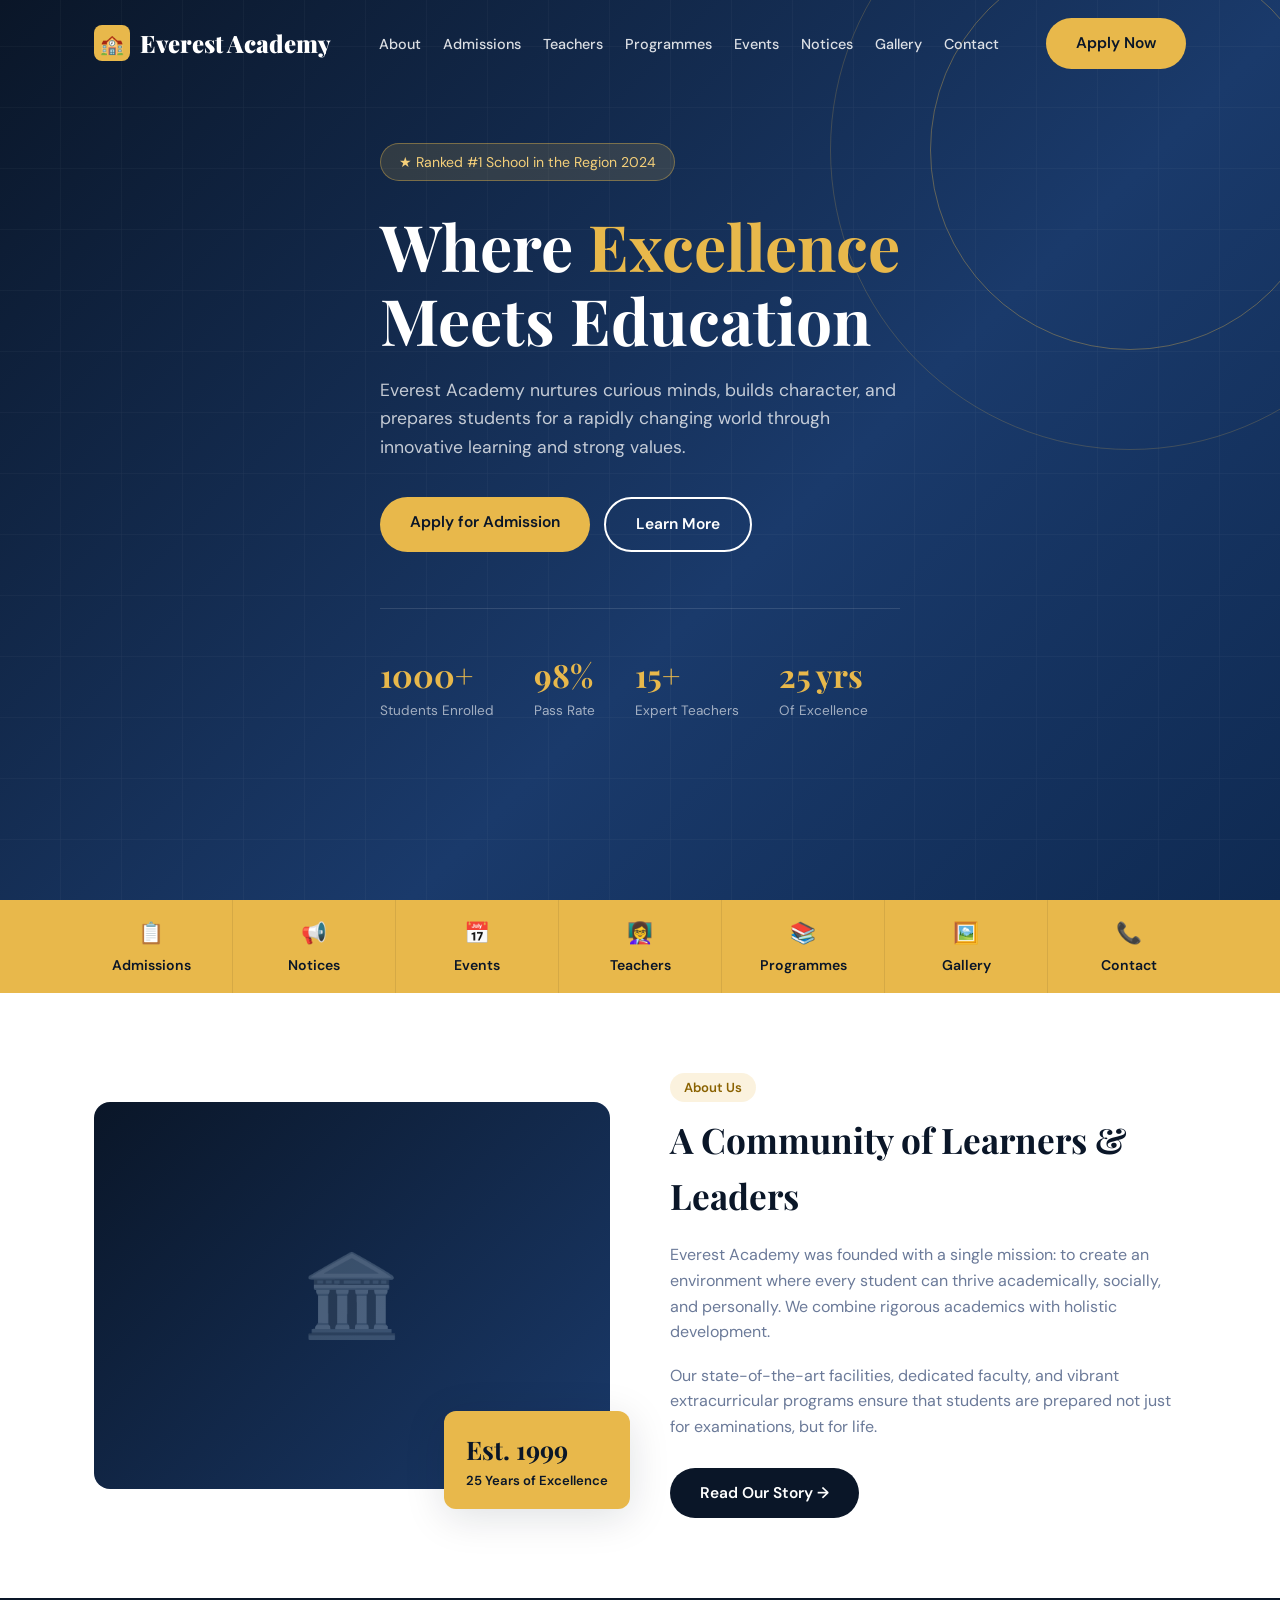
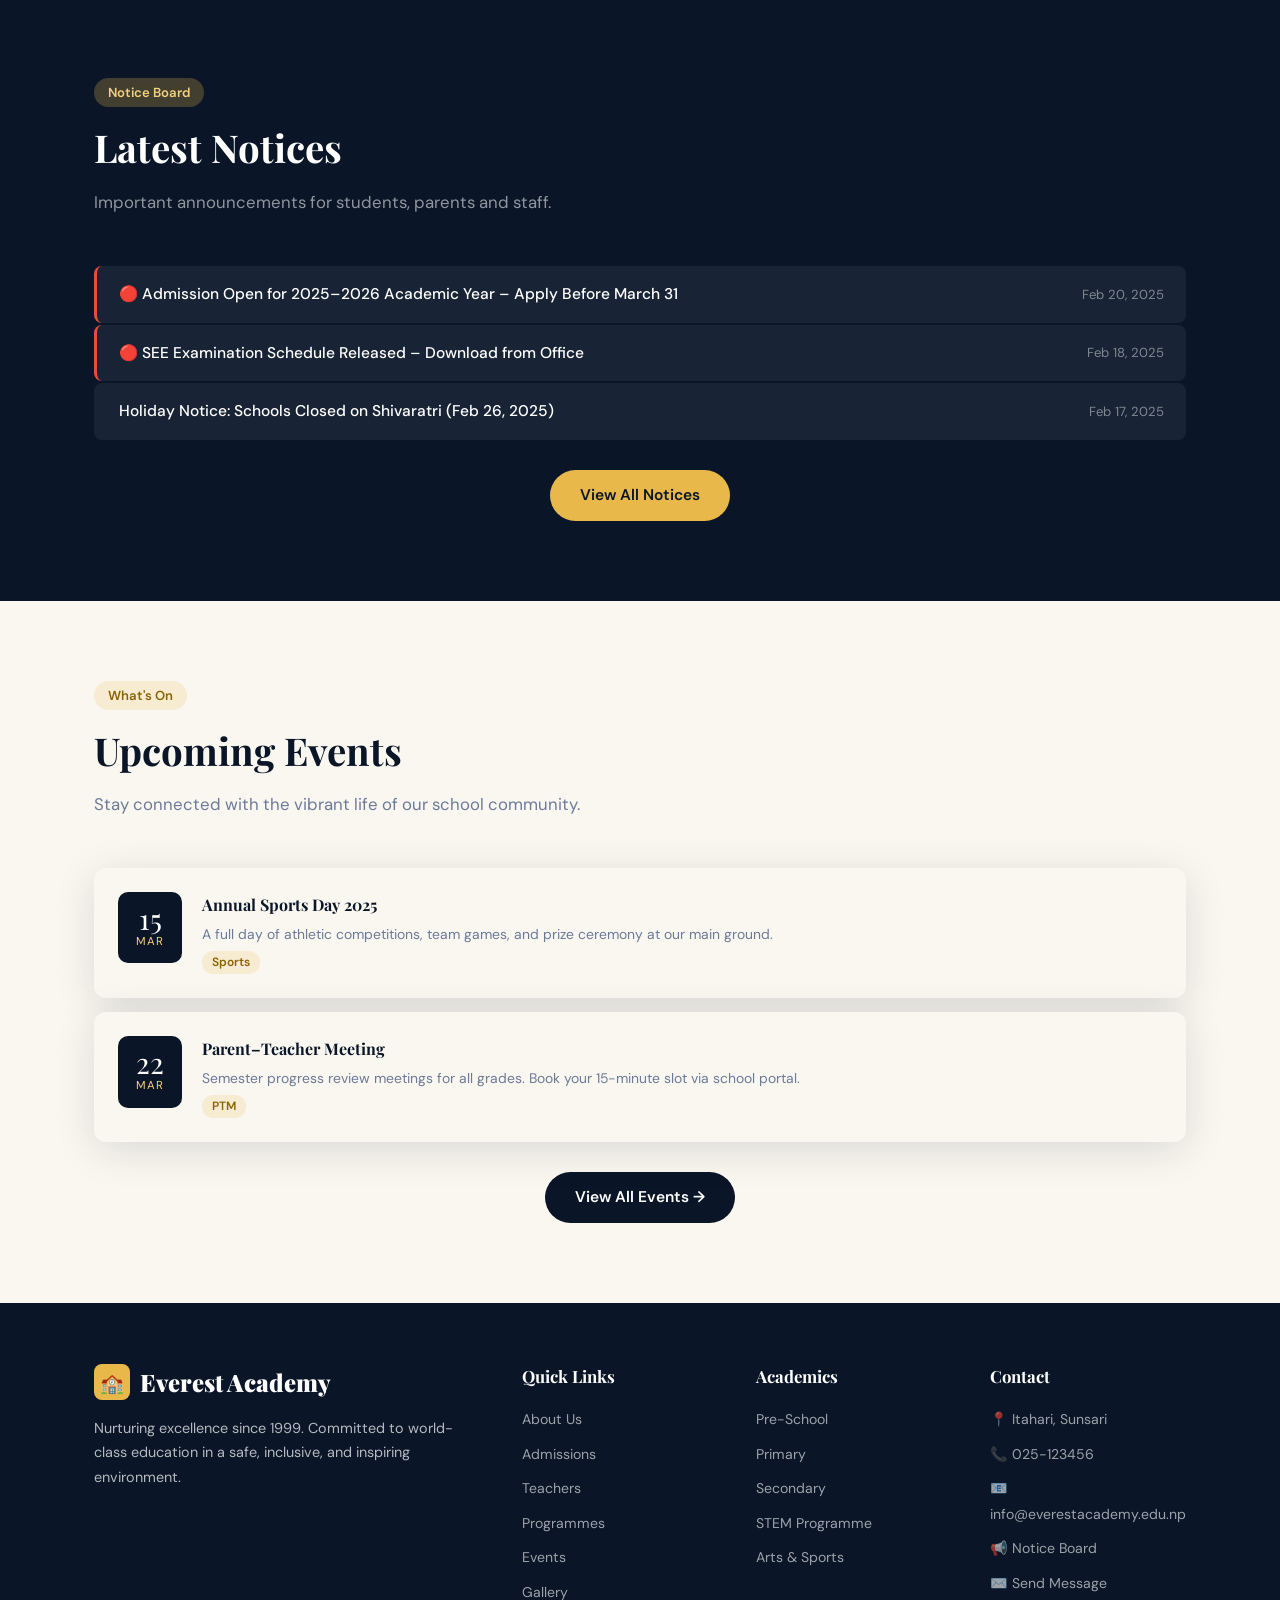
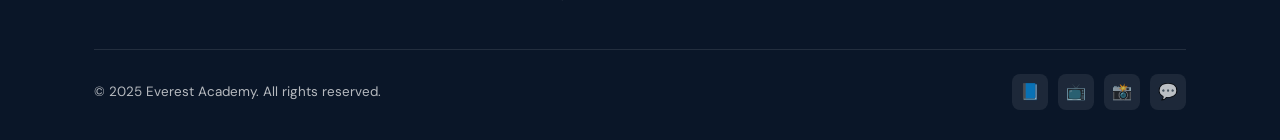
<file: index.html>
<!DOCTYPE html>
<html lang="en">
<head>
<meta charset="UTF-8"/>
<meta name="viewport" content="width=device-width, initial-scale=1.0"/>
<title>Everest Academy – Excellence in Education</title>
<link href="https://fonts.googleapis.com/css2?family=Playfair+Display:wght@700;900&family=DM+Sans:wght@300;400;500;600&display=swap" rel="stylesheet"/>
<link rel="stylesheet" href="index.css"/>
</head>
<body>

<!-- NAVBAR -->
<nav id="navbar">
  <div class="nav-inner container">
    <a href="index.html" class="logo">
      <div class="logo-icon">🏫</div>
      Everest Academy
    </a>
    <ul class="nav-links">
      <li><a href="about.html">About</a></li>
      <li><a href="admissions.html">Admissions</a></li>
      <li><a href="teachers.html">Teachers</a></li>
      <li><a href="programmes.html">Programmes</a></li>
      <li><a href="events.html">Events</a></li>
      <li><a href="notices.html">Notices</a></li>
      <li><a href="gallery .html">Gallery</a></li>
      <li><a href="contact.html">Contact</a></li>
    </ul>
    <div class="nav-cta">
      <a href="admissions.html" class="btn btn-gold">Apply Now</a>
    </div>
    <div class="hamburger" onclick="toggleMenu()">
      <span></span><span></span><span></span>
    </div>
  </div>
</nav>

<!-- MOBILE NAV -->
<div id="mobile-nav">
  <span onclick="toggleMenu()" class="mobile-close">✕</span>
  <a href="about.html"      onclick="toggleMenu()">About</a>
  <a href="admissions.html" onclick="toggleMenu()">Admissions</a>
  <a href="teachers.html"   onclick="toggleMenu()">Teachers</a>
  <a href="programmes.html" onclick="toggleMenu()">Programmes</a>
  <a href="events.html"     onclick="toggleMenu()">Events</a>
  <a href="notices.html"    onclick="toggleMenu()">Notices</a>
  <a href="gallery.html"    onclick="toggleMenu()">Gallery</a>
  <a href="contact.html"    onclick="toggleMenu()">Contact</a>
  <a href="admissions.html" class="btn btn-gold" style="margin-top:10px;text-align:center;">Apply Now</a>
</div>

<!-- HERO -->
<section id="hero">
  <div class="hero-bg-pattern"></div>
  <div class="hero-circle hero-circle-1"></div>
  <div class="hero-circle hero-circle-2"></div>
  <div class="container">
    <div class="hero-content">
      <div class="hero-badge">★ Ranked #1 School in the Region 2024</div>
      <h1>Where <span>Excellence</span><br/>Meets Education</h1>
      <p>Everest Academy nurtures curious minds, builds character, and prepares students for a rapidly changing world through innovative learning and strong values.</p>
      <div class="hero-btns">
        <a href="admissions.html" class="btn btn-gold">Apply for Admission</a>
        <a href="about.html" class="btn btn-outline">Learn More</a>
      </div>
      <div class="hero-stats">
        <div class="stat-item"><h3>1000+</h3><p>Students Enrolled</p></div>
        <div class="stat-item"><h3>98%</h3><p>Pass Rate</p></div>
        <div class="stat-item"><h3>15+</h3><p>Expert Teachers</p></div>
        <div class="stat-item"><h3>25 yrs</h3><p>Of Excellence</p></div>
      </div>
    </div>
  </div>
</section>

<!-- QUICK LINKS BAR -->
<div class="quickbar">
  <div class="quickbar-inner">
    <a href="admissions.html" class="quickbar-item"><span class="qi">📋</span>Admissions</a>
    <a href="notices.html"    class="quickbar-item"><span class="qi">📢</span>Notices</a>
    <a href="events.html"     class="quickbar-item"><span class="qi">📅</span>Events</a>
    <a href="teachers.html"   class="quickbar-item"><span class="qi">👩‍🏫</span>Teachers</a>
    <a href="programmes.html" class="quickbar-item"><span class="qi">📚</span>Programmes</a>
    <a href="gallery.html"    class="quickbar-item"><span class="qi">🖼️</span>Gallery</a>
    <a href="contact.html"    class="quickbar-item"><span class="qi">📞</span>Contact</a>
  </div>
</div>

<!-- HOME PREVIEW SECTIONS -->
<section class="section" style="background:var(--white);">
  <div class="container">
    <div class="about-grid">
      <div class="about-img-wrap fade-in">
        <div class="about-img-box">🏛️</div>
        <div class="about-badge"><h4>Est. 1999</h4><p>25 Years of Excellence</p></div>
      </div>
      <div class="about-text fade-in">
        <div class="tag">About Us</div>
        <h2 class="section-title">A Community of Learners & Leaders</h2>
        <p style="color:var(--muted);margin-bottom:18px;">Everest Academy was founded with a single mission: to create an environment where every student can thrive academically, socially, and personally. We combine rigorous academics with holistic development.</p>
        <p style="color:var(--muted);margin-bottom:28px;">Our state-of-the-art facilities, dedicated faculty, and vibrant extracurricular programs ensure that students are prepared not just for examinations, but for life.</p>
        <a href="about.html" class="btn btn-navy">Read Our Story →</a>
      </div>
    </div>
  </div>
</section>

<!-- LATEST NOTICES PREVIEW -->
<section class="section" style="background:var(--navy);color:var(--white);">
  <div class="container">
    <div class="tag" style="background:rgba(232,184,75,.25);color:var(--gold2);">Notice Board</div>
    <h2 class="section-title" style="color:var(--white);">Latest Notices</h2>
    <p class="section-sub" style="color:rgba(255,255,255,.55);">Important announcements for students, parents and staff.</p>
    <div class="notice-list fade-in">
      <div class="notice-item important">
        <h4>Admission Open for 2025–2026 Academic Year – Apply Before March 31</h4>
        <span class="notice-date">Feb 20, 2025</span>
      </div>
      <div class="notice-item important">
        <h4>SEE Examination Schedule Released – Download from Office</h4>
        <span class="notice-date">Feb 18, 2025</span>
      </div>
      <div class="notice-item">
        <h4>Holiday Notice: Schools Closed on Shivaratri (Feb 26, 2025)</h4>
        <span class="notice-date">Feb 17, 2025</span>
      </div>
    </div>
    <div style="text-align:center;margin-top:30px;">
      <a href="notices.html" class="btn btn-gold">View All Notices</a>
    </div>
  </div>
</section>

<!-- UPCOMING EVENTS PREVIEW -->
<section class="section" style="background:var(--cream);">
  <div class="container">
    <div class="tag">What's On</div>
    <h2 class="section-title">Upcoming Events</h2>
    <p class="section-sub">Stay connected with the vibrant life of our school community.</p>
    <div style="display:flex;flex-direction:column;gap:14px;" class="fade-in">
      <div class="event-card card">
        <div class="event-date"><div class="day">15</div><div class="month">Mar</div></div>
        <div class="event-info"><h4>Annual Sports Day 2025</h4><p>A full day of athletic competitions, team games, and prize ceremony at our main ground.</p><span class="badge">Sports</span></div>
      </div>
      <div class="event-card card">
        <div class="event-date"><div class="day">22</div><div class="month">Mar</div></div>
        <div class="event-info"><h4>Parent–Teacher Meeting</h4><p>Semester progress review meetings for all grades. Book your 15-minute slot via school portal.</p><span class="badge">PTM</span></div>
      </div>
    </div>
    <div style="text-align:center;margin-top:30px;">
      <a href="events.html" class="btn btn-navy">View All Events →</a>
    </div>
  </div>
</section>

<!-- FOOTER -->
<footer>
  <div class="container">
    <div class="footer-grid">
      <div class="footer-brand">
        <a href="index.html" class="logo" style="margin-bottom:8px;"><div class="logo-icon">🏫</div> Everest Academy</a>
        <p>Nurturing excellence since 1999. Committed to world-class education in a safe, inclusive, and inspiring environment.</p>
      </div>
      <div class="footer-col">
        <h4>Quick Links</h4>
        <ul>
          <li><a href="about.html">About Us</a></li>
          <li><a href="admissions.html">Admissions</a></li>
          <li><a href="teachers.html">Teachers</a></li>
          <li><a href="programmes.html">Programmes</a></li>
          <li><a href="events.html">Events</a></li>
          <li><a href="gallery.html">Gallery</a></li>
        </ul>
      </div>
      <div class="footer-col">
        <h4>Academics</h4>
        <ul>
          <li><a href="programmes.html">Pre-School</a></li>
          <li><a href="programmes.html">Primary</a></li>
          <li><a href="programmes.html">Secondary</a></li>
          <li><a href="programmes.html">STEM Programme</a></li>
          <li><a href="programmes.html">Arts & Sports</a></li>
        </ul>
      </div>
      <div class="footer-col">
        <h4>Contact</h4>
        <ul>
          <li><a href="contact.html">📍 Itahari, Sunsari</a></li>
          <li><a href="contact.html">📞 025-123456</a></li>
          <li><a href="contact.html">📧 info@everestacademy.edu.np</a></li>
          <li><a href="notices.html">📢 Notice Board</a></li>
          <li><a href="contact.html">✉️ Send Message</a></li>
        </ul>
      </div>
    </div>
    <div class="footer-bottom">
      <p>© 2025 Everest Academy. All rights reserved.</p>
      <div class="social-links">
        <div class="social-btn" title="Facebook">📘</div>
        <div class="social-btn" title="YouTube">📺</div>
        <div class="social-btn" title="Instagram">📸</div>
        <div class="social-btn" title="Viber">💬</div>
      </div>
    </div>
  </div>
</footer>

<script src="shared.js"></script>
</body>
</html>
</file>
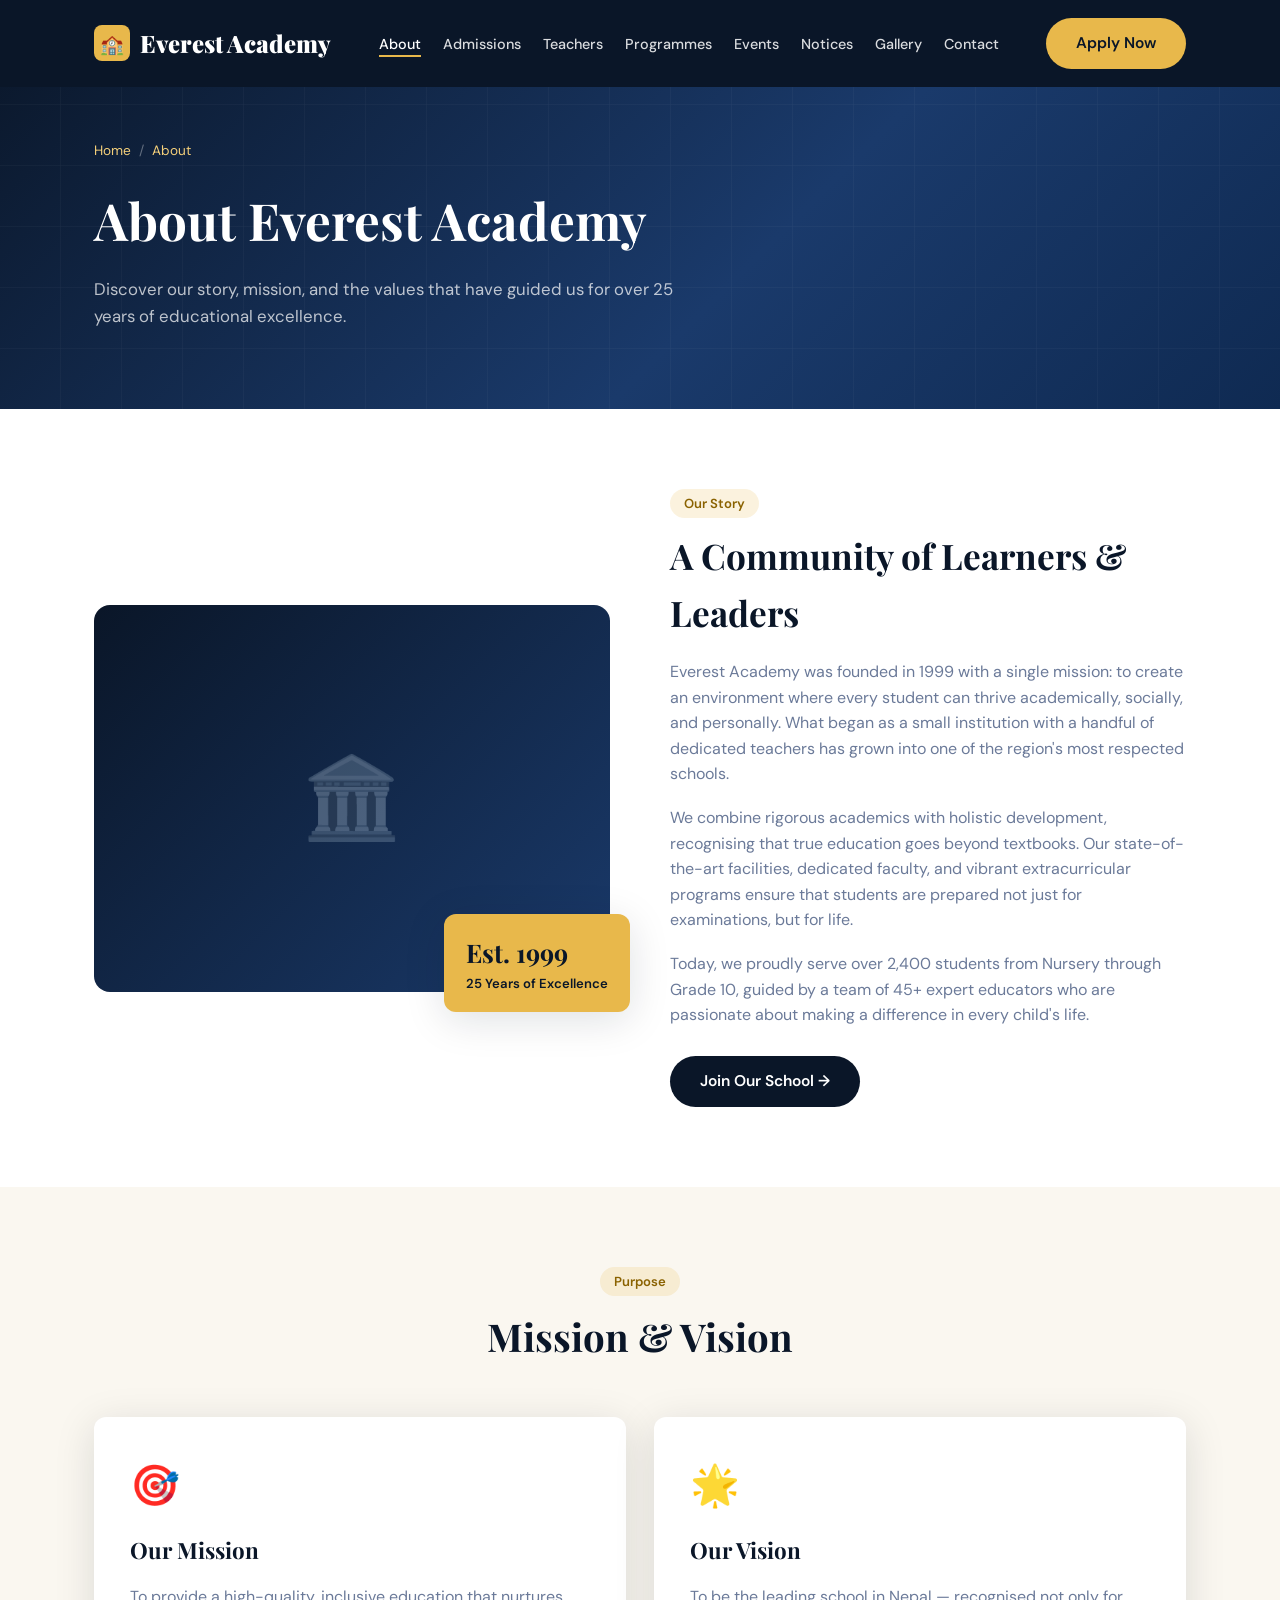
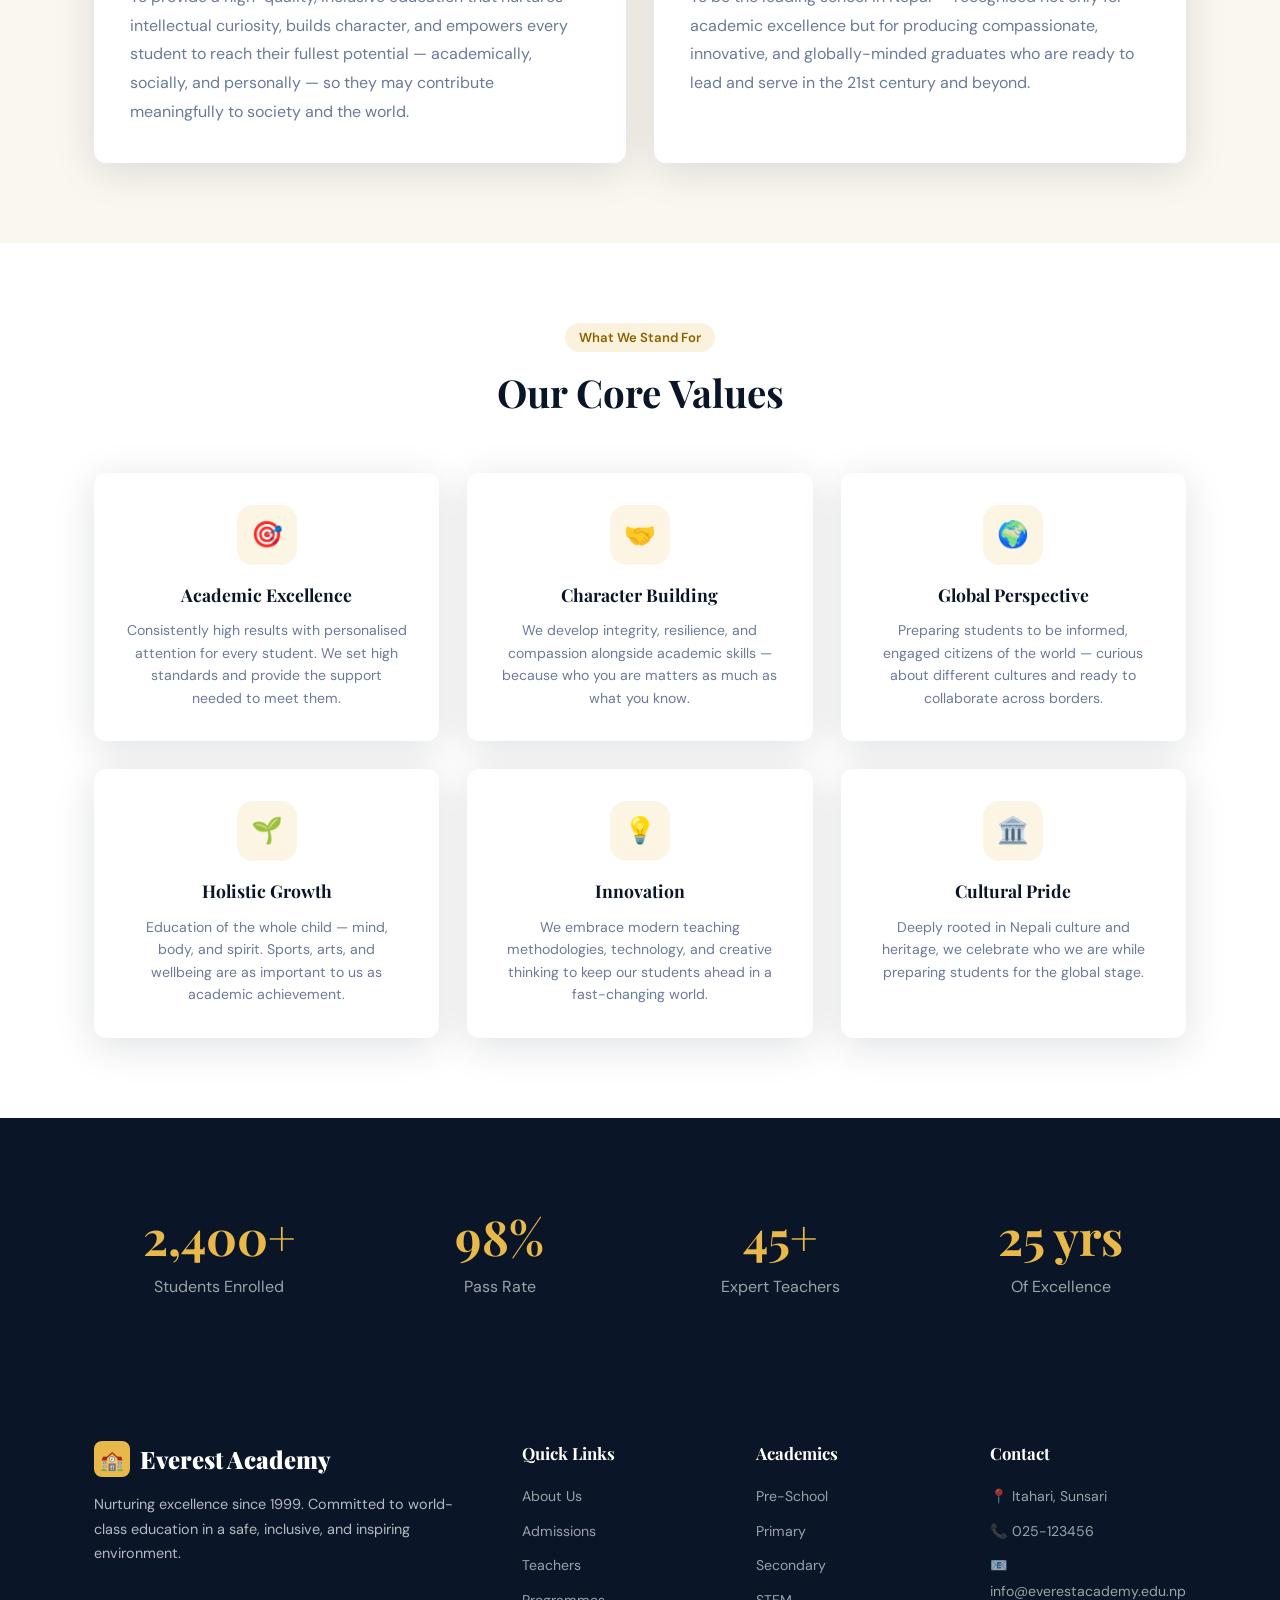
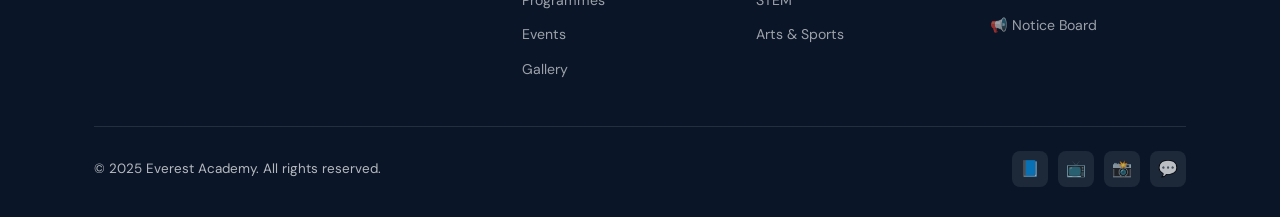
<file: about.html>
<!DOCTYPE html>
<html lang="en">
<head>
<meta charset="UTF-8"/>
<meta name="viewport" content="width=device-width, initial-scale=1.0"/>
<title>About – Everest Academy</title>
<link href="https://fonts.googleapis.com/css2?family=Playfair+Display:wght@700;900&family=DM+Sans:wght@300;400;500;600&display=swap" rel="stylesheet"/>
<link rel="stylesheet" href="index.css"/>
</head>
<body>

<nav id="navbar">
  <div class="nav-inner container">
    <a href="index.html" class="logo"><div class="logo-icon">🏫</div>Everest Academy</a>
    <ul class="nav-links">
      <li><a href="about.html">About</a></li>
      <li><a href="admissions.html">Admissions</a></li>
      <li><a href="teachers.html">Teachers</a></li>
      <li><a href="programmes.html">Programmes</a></li>
      <li><a href="events.html">Events</a></li>
      <li><a href="notices.html">Notices</a></li>
      <li><a href="gallery.html">Gallery</a></li>
      <li><a href="contact.html">Contact</a></li>
    </ul>
    <div class="nav-cta"><a href="admissions.html" class="btn btn-gold">Apply Now</a></div>
    <div class="hamburger" onclick="toggleMenu()"><span></span><span></span><span></span></div>
  </div>
</nav>
<div id="mobile-nav">
  <span onclick="toggleMenu()" class="mobile-close">✕</span>
  <a href="about.html">About</a><a href="admissions.html">Admissions</a><a href="teachers.html">Teachers</a>
  <a href="programmes.html">Programmes</a><a href="events.html">Events</a><a href="notices.html">Notices</a>
  <a href="gallery.html">Gallery</a><a href="contact.html">Contact</a>
  <a href="admissions.html" class="btn btn-gold" style="margin-top:10px;text-align:center;">Apply Now</a>
</div>

<div class="page-hero">
  <div class="container">
    <div class="breadcrumb"><a href="index.html">Home</a><span>/</span><span style="color:var(--gold2);">About</span></div>
    <h1>About Everest Academy</h1>
    <p>Discover our story, mission, and the values that have guided us for over 25 years of educational excellence.</p>
  </div>
</div>

<section class="section" style="background:var(--white);">
  <div class="container">
    <div class="about-grid">
      <div class="about-img-wrap fade-in">
        <div class="about-img-box">🏛️</div>
        <div class="about-badge"><h4>Est. 1999</h4><p>25 Years of Excellence</p></div>
      </div>
      <div class="about-text fade-in">
        <div class="tag">Our Story</div>
        <h2 class="section-title">A Community of Learners & Leaders</h2>
        <p>Everest Academy was founded in 1999 with a single mission: to create an environment where every student can thrive academically, socially, and personally. What began as a small institution with a handful of dedicated teachers has grown into one of the region's most respected schools.</p>
        <p>We combine rigorous academics with holistic development, recognising that true education goes beyond textbooks. Our state-of-the-art facilities, dedicated faculty, and vibrant extracurricular programs ensure that students are prepared not just for examinations, but for life.</p>
        <p>Today, we proudly serve over 2,400 students from Nursery through Grade 10, guided by a team of 45+ expert educators who are passionate about making a difference in every child's life.</p>
        <a href="admissions.html" class="btn btn-navy" style="margin-top:10px;">Join Our School →</a>
      </div>
    </div>
  </div>
</section>

<!-- Mission & Vision -->
<section class="section" style="background:var(--cream);">
  <div class="container">
    <div style="text-align:center;max-width:700px;margin:0 auto 50px;" class="fade-in">
      <div class="tag">Purpose</div>
      <h2 class="section-title">Mission & Vision</h2>
    </div>
    <div class="grid-2 fade-in">
      <div class="card" style="padding:36px;">
        <div style="font-size:2.5rem;margin-bottom:16px;">🎯</div>
        <h3 style="font-size:1.4rem;margin-bottom:14px;color:var(--navy);">Our Mission</h3>
        <p style="color:var(--muted);line-height:1.8;">To provide a high-quality, inclusive education that nurtures intellectual curiosity, builds character, and empowers every student to reach their fullest potential — academically, socially, and personally — so they may contribute meaningfully to society and the world.</p>
      </div>
      <div class="card" style="padding:36px;">
        <div style="font-size:2.5rem;margin-bottom:16px;">🌟</div>
        <h3 style="font-size:1.4rem;margin-bottom:14px;color:var(--navy);">Our Vision</h3>
        <p style="color:var(--muted);line-height:1.8;">To be the leading school in Nepal — recognised not only for academic excellence but for producing compassionate, innovative, and globally-minded graduates who are ready to lead and serve in the 21st century and beyond.</p>
      </div>
    </div>
  </div>
</section>

<!-- Core Values -->
<section class="section" style="background:var(--white);">
  <div class="container">
    <div style="text-align:center;max-width:700px;margin:0 auto 50px;" class="fade-in">
      <div class="tag">What We Stand For</div>
      <h2 class="section-title">Our Core Values</h2>
    </div>
    <div class="grid-3 fade-in">
      <div class="card" style="padding:32px;text-align:center;">
        <div style="width:60px;height:60px;background:rgba(232,184,75,.15);border-radius:16px;display:flex;align-items:center;justify-content:center;font-size:1.6rem;margin:0 auto 16px;">🎯</div>
        <h4 style="font-size:1.1rem;margin-bottom:10px;">Academic Excellence</h4>
        <p style="font-size:.88rem;color:var(--muted);">Consistently high results with personalised attention for every student. We set high standards and provide the support needed to meet them.</p>
      </div>
      <div class="card" style="padding:32px;text-align:center;">
        <div style="width:60px;height:60px;background:rgba(232,184,75,.15);border-radius:16px;display:flex;align-items:center;justify-content:center;font-size:1.6rem;margin:0 auto 16px;">🤝</div>
        <h4 style="font-size:1.1rem;margin-bottom:10px;">Character Building</h4>
        <p style="font-size:.88rem;color:var(--muted);">We develop integrity, resilience, and compassion alongside academic skills — because who you are matters as much as what you know.</p>
      </div>
      <div class="card" style="padding:32px;text-align:center;">
        <div style="width:60px;height:60px;background:rgba(232,184,75,.15);border-radius:16px;display:flex;align-items:center;justify-content:center;font-size:1.6rem;margin:0 auto 16px;">🌍</div>
        <h4 style="font-size:1.1rem;margin-bottom:10px;">Global Perspective</h4>
        <p style="font-size:.88rem;color:var(--muted);">Preparing students to be informed, engaged citizens of the world — curious about different cultures and ready to collaborate across borders.</p>
      </div>
      <div class="card" style="padding:32px;text-align:center;">
        <div style="width:60px;height:60px;background:rgba(232,184,75,.15);border-radius:16px;display:flex;align-items:center;justify-content:center;font-size:1.6rem;margin:0 auto 16px;">🌱</div>
        <h4 style="font-size:1.1rem;margin-bottom:10px;">Holistic Growth</h4>
        <p style="font-size:.88rem;color:var(--muted);">Education of the whole child — mind, body, and spirit. Sports, arts, and wellbeing are as important to us as academic achievement.</p>
      </div>
      <div class="card" style="padding:32px;text-align:center;">
        <div style="width:60px;height:60px;background:rgba(232,184,75,.15);border-radius:16px;display:flex;align-items:center;justify-content:center;font-size:1.6rem;margin:0 auto 16px;">💡</div>
        <h4 style="font-size:1.1rem;margin-bottom:10px;">Innovation</h4>
        <p style="font-size:.88rem;color:var(--muted);">We embrace modern teaching methodologies, technology, and creative thinking to keep our students ahead in a fast-changing world.</p>
      </div>
      <div class="card" style="padding:32px;text-align:center;">
        <div style="width:60px;height:60px;background:rgba(232,184,75,.15);border-radius:16px;display:flex;align-items:center;justify-content:center;font-size:1.6rem;margin:0 auto 16px;">🏛️</div>
        <h4 style="font-size:1.1rem;margin-bottom:10px;">Cultural Pride</h4>
        <p style="font-size:.88rem;color:var(--muted);">Deeply rooted in Nepali culture and heritage, we celebrate who we are while preparing students for the global stage.</p>
      </div>
    </div>
  </div>
</section>

<!-- Stats -->
<section class="section" style="background:var(--navy);color:var(--white);">
  <div class="container">
    <div style="display:grid;grid-template-columns:repeat(4,1fr);gap:30px;text-align:center;" class="fade-in">
      <div><h3 style="font-size:3rem;color:var(--gold);font-family:'Playfair Display',serif;">2,400+</h3><p style="color:rgba(255,255,255,.6);">Students Enrolled</p></div>
      <div><h3 style="font-size:3rem;color:var(--gold);font-family:'Playfair Display',serif;">98%</h3><p style="color:rgba(255,255,255,.6);">Pass Rate</p></div>
      <div><h3 style="font-size:3rem;color:var(--gold);font-family:'Playfair Display',serif;">45+</h3><p style="color:rgba(255,255,255,.6);">Expert Teachers</p></div>
      <div><h3 style="font-size:3rem;color:var(--gold);font-family:'Playfair Display',serif;">25 yrs</h3><p style="color:rgba(255,255,255,.6);">Of Excellence</p></div>
    </div>
  </div>
</section>

<footer>
  <div class="container">
    <div class="footer-grid">
      <div class="footer-brand">
        <a href="index.html" class="logo" style="margin-bottom:8px;"><div class="logo-icon">🏫</div> Everest Academy</a>
        <p>Nurturing excellence since 1999. Committed to world-class education in a safe, inclusive, and inspiring environment.</p>
      </div>
      <div class="footer-col"><h4>Quick Links</h4><ul><li><a href="about.html">About Us</a></li><li><a href="admissions.html">Admissions</a></li><li><a href="teachers.html">Teachers</a></li><li><a href="programmes.html">Programmes</a></li><li><a href="events.html">Events</a></li><li><a href="gallery.html">Gallery</a></li></ul></div>
      <div class="footer-col"><h4>Academics</h4><ul><li><a href="programmes.html">Pre-School</a></li><li><a href="programmes.html">Primary</a></li><li><a href="programmes.html">Secondary</a></li><li><a href="programmes.html">STEM</a></li><li><a href="programmes.html">Arts & Sports</a></li></ul></div>
      <div class="footer-col"><h4>Contact</h4><ul><li><a href="contact.html">📍 Itahari, Sunsari</a></li><li><a href="contact.html">📞 025-123456</a></li><li><a href="contact.html">📧 info@everestacademy.edu.np</a></li><li><a href="notices.html">📢 Notice Board</a></li></ul></div>
    </div>
    <div class="footer-bottom"><p>© 2025 Everest Academy. All rights reserved.</p><div class="social-links"><div class="social-btn">📘</div><div class="social-btn">📺</div><div class="social-btn">📸</div><div class="social-btn">💬</div></div></div>
  </div>
</footer>

<script src="shared.js"></script>
</body>
</html>
</file>
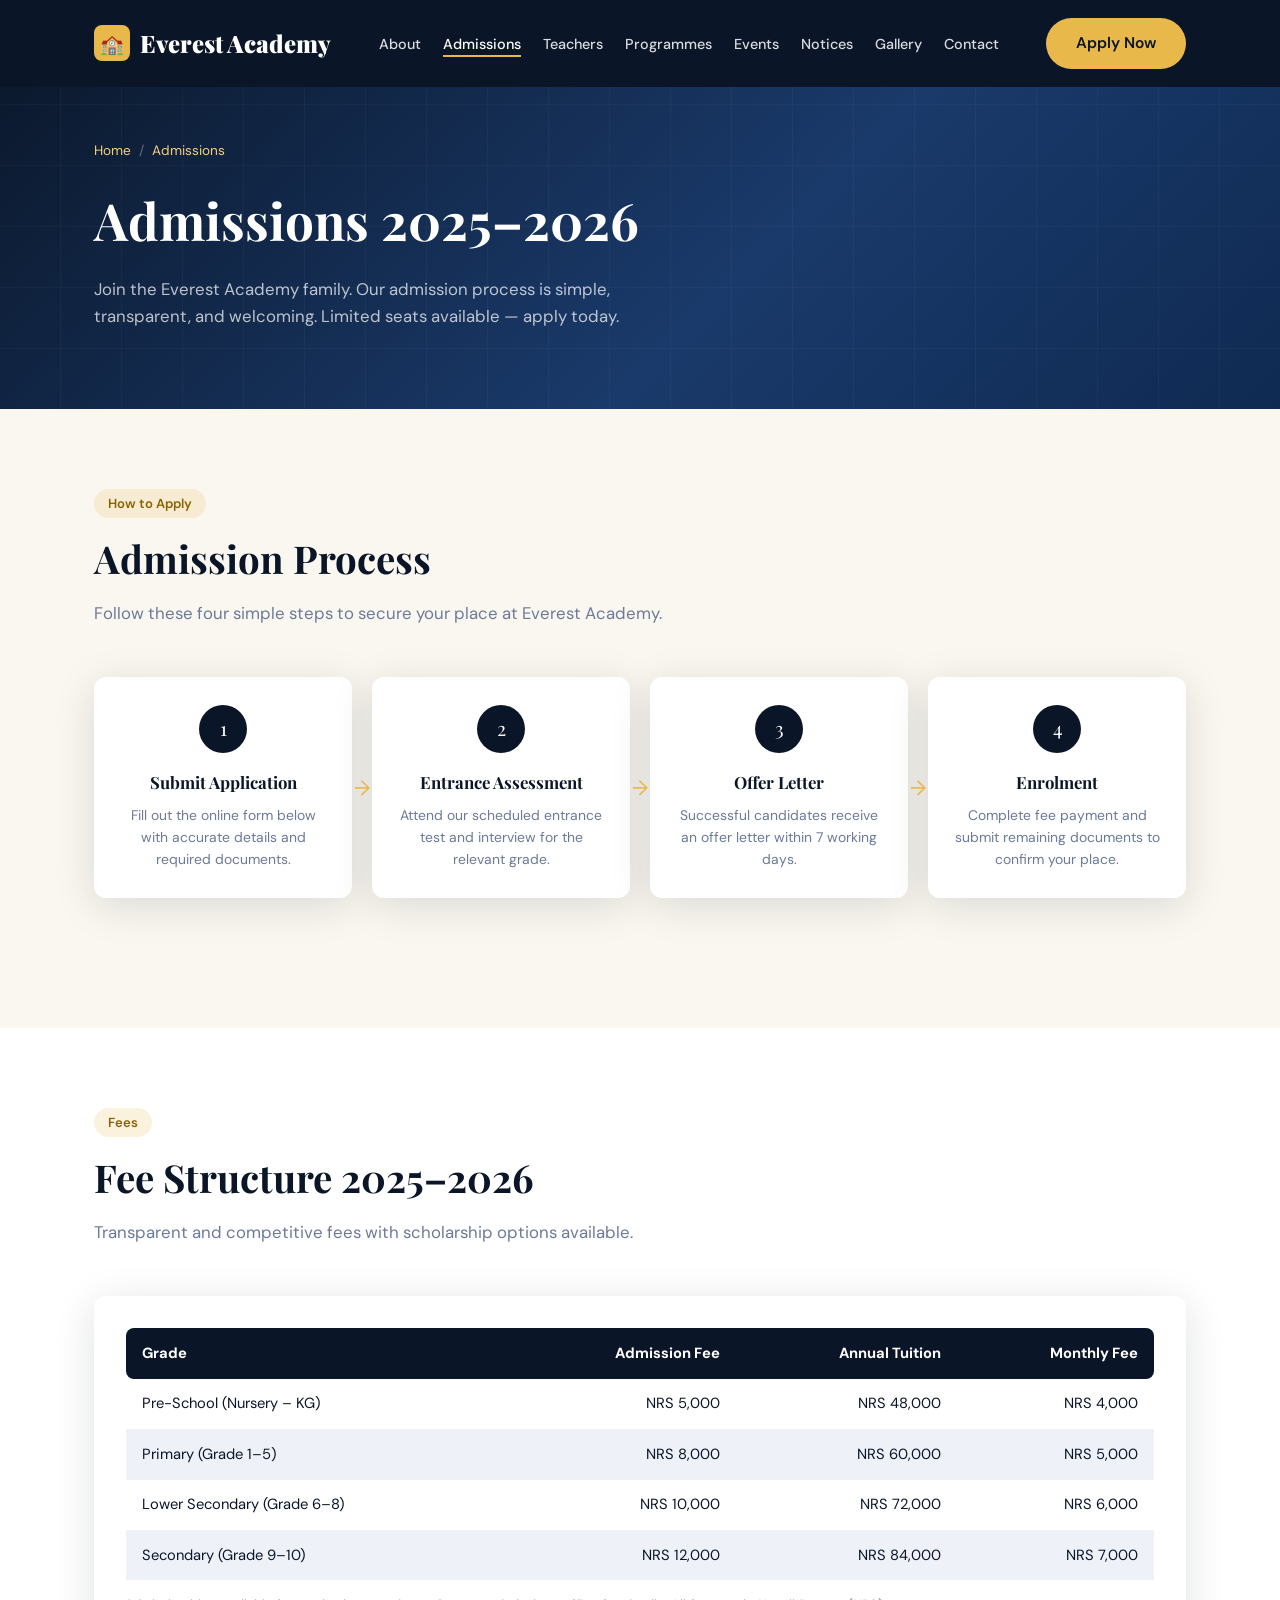
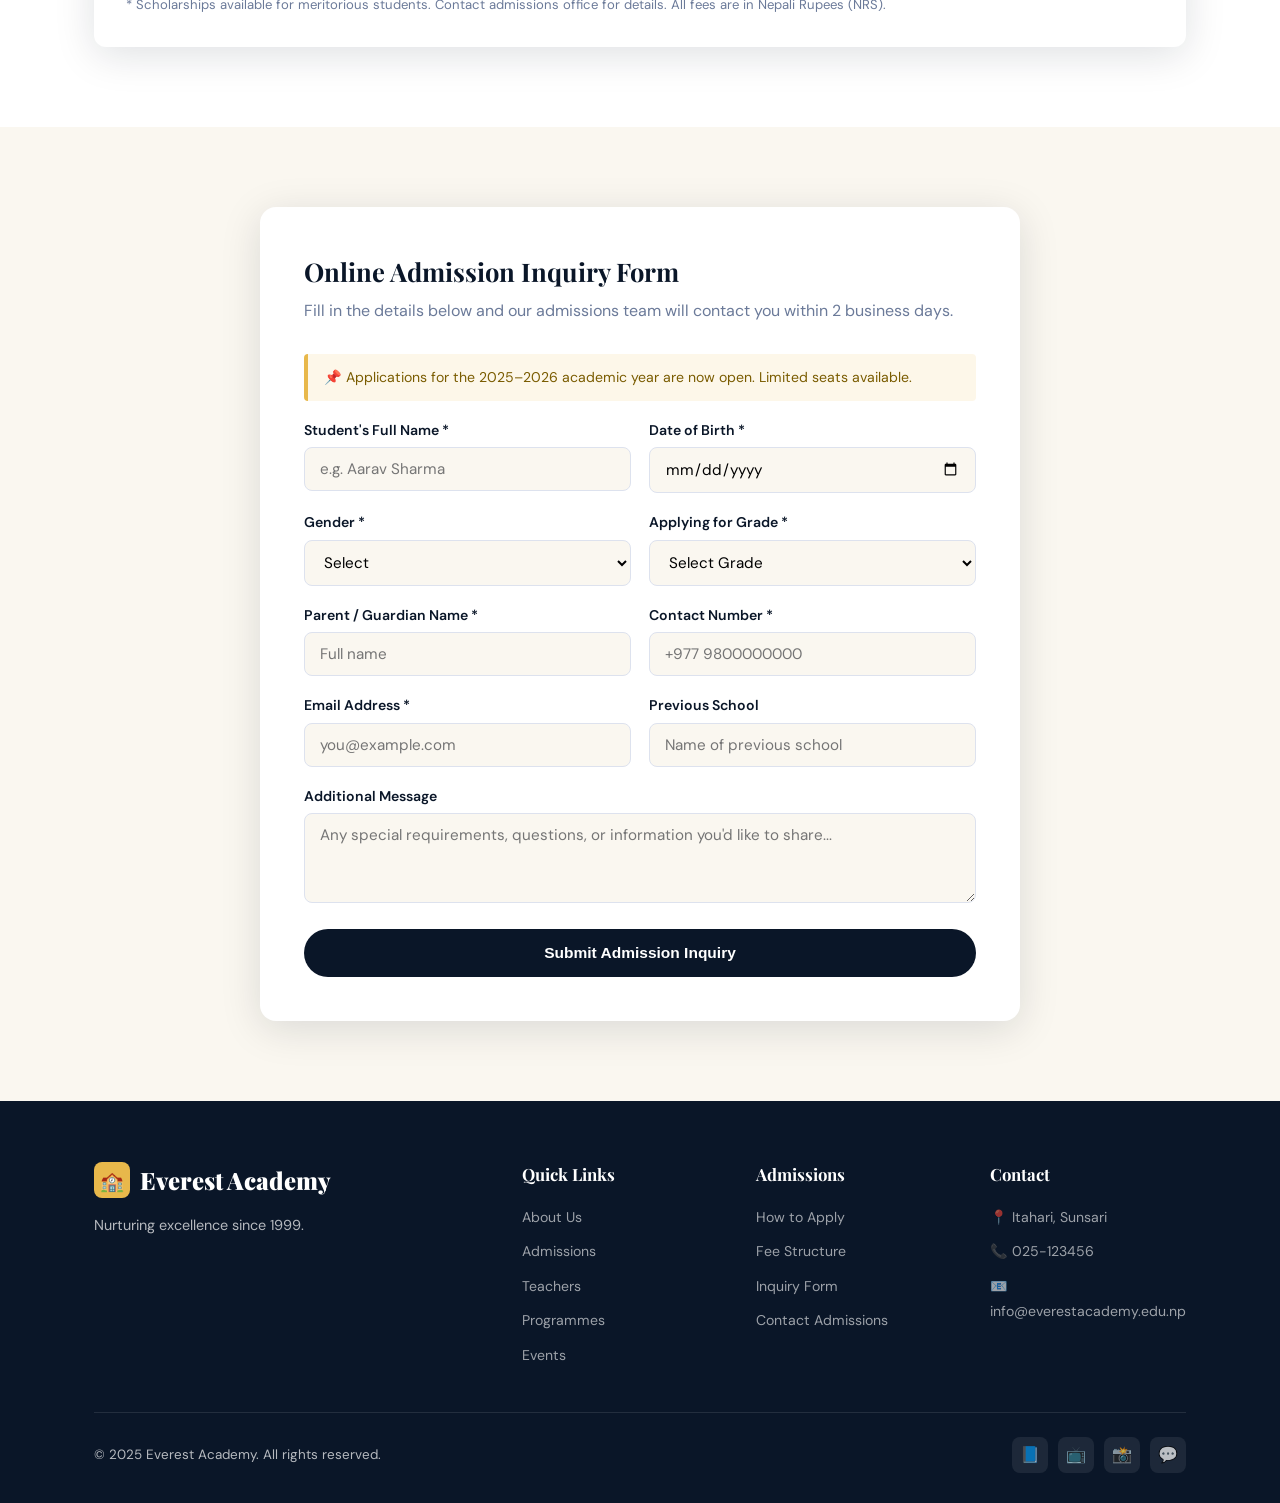
<file: admissions.html>
<!DOCTYPE html>
<html lang="en">
<head>
<meta charset="UTF-8"/>
<meta name="viewport" content="width=device-width, initial-scale=1.0"/>
<title>Admissions – Everest Academy</title>
<link href="https://fonts.googleapis.com/css2?family=Playfair+Display:wght@700;900&family=DM+Sans:wght@300;400;500;600&display=swap" rel="stylesheet"/>
<link rel="stylesheet" href="index.css"/>
</head>
<body>

<nav id="navbar">
  <div class="nav-inner container">
    <a href="index.html" class="logo"><div class="logo-icon">🏫</div>Everest Academy</a>
    <ul class="nav-links">
      <li><a href="about.html">About</a></li><li><a href="admissions.html">Admissions</a></li>
      <li><a href="teachers.html">Teachers</a></li><li><a href="programmes.html">Programmes</a></li>
      <li><a href="events.html">Events</a></li><li><a href="notices.html">Notices</a></li>
      <li><a href="gallery.html">Gallery</a></li><li><a href="contact.html">Contact</a></li>
    </ul>
    <div class="nav-cta"><a href="admissions.html" class="btn btn-gold">Apply Now</a></div>
    <div class="hamburger" onclick="toggleMenu()"><span></span><span></span><span></span></div>
  </div>
</nav>
<div id="mobile-nav">
  <span onclick="toggleMenu()" class="mobile-close">✕</span>
  <a href="about.html">About</a><a href="admissions.html">Admissions</a><a href="teachers.html">Teachers</a>
  <a href="programmes.html">Programmes</a><a href="events.html">Events</a><a href="notices.html">Notices</a>
  <a href="gallery.html">Gallery</a><a href="contact.html">Contact</a>
  <a href="admissions.html" class="btn btn-gold" style="margin-top:10px;text-align:center;">Apply Now</a>
</div>

<div class="page-hero">
  <div class="container">
    <div class="breadcrumb"><a href="index.html">Home</a><span>/</span><span style="color:var(--gold2);">Admissions</span></div>
    <h1>Admissions 2025–2026</h1>
    <p>Join the Everest Academy family. Our admission process is simple, transparent, and welcoming. Limited seats available — apply today.</p>
  </div>
</div>

<!-- Steps -->
<section class="section" style="background:var(--cream);">
  <div class="container">
    <div class="tag">How to Apply</div>
    <h2 class="section-title">Admission Process</h2>
    <p class="section-sub">Follow these four simple steps to secure your place at Everest Academy.</p>
    <div class="admission-steps fade-in">
      <div class="step-card"><div class="step-num">1</div><h4>Submit Application</h4><p>Fill out the online form below with accurate details and required documents.</p><div class="step-arrow">→</div></div>
      <div class="step-card"><div class="step-num">2</div><h4>Entrance Assessment</h4><p>Attend our scheduled entrance test and interview for the relevant grade.</p><div class="step-arrow">→</div></div>
      <div class="step-card"><div class="step-num">3</div><h4>Offer Letter</h4><p>Successful candidates receive an offer letter within 7 working days.</p><div class="step-arrow">→</div></div>
      <div class="step-card"><div class="step-num">4</div><h4>Enrolment</h4><p>Complete fee payment and submit remaining documents to confirm your place.</p></div>
    </div>
  </div>
</section>

<!-- Fee Structure -->
<section class="section" style="background:var(--white);">
  <div class="container">
    <div class="tag">Fees</div>
    <h2 class="section-title">Fee Structure 2025–2026</h2>
    <p class="section-sub">Transparent and competitive fees with scholarship options available.</p>
    <div class="card fade-in" style="padding:32px;">
      <div style="overflow-x:auto;">
        <table style="width:100%;border-collapse:collapse;font-size:.92rem;">
          <thead>
            <tr style="background:var(--navy);color:var(--white);">
              <th style="padding:14px 16px;text-align:left;border-radius:8px 0 0 8px;">Grade</th>
              <th style="padding:14px 16px;text-align:right;">Admission Fee</th>
              <th style="padding:14px 16px;text-align:right;">Annual Tuition</th>
              <th style="padding:14px 16px;text-align:right;border-radius:0 8px 8px 0;">Monthly Fee</th>
            </tr>
          </thead>
          <tbody>
            <tr style="border-bottom:1px solid var(--light);"><td style="padding:13px 16px;">Pre-School (Nursery – KG)</td><td style="padding:13px 16px;text-align:right;">NRS 5,000</td><td style="padding:13px 16px;text-align:right;">NRS 48,000</td><td style="padding:13px 16px;text-align:right;">NRS 4,000</td></tr>
            <tr style="border-bottom:1px solid var(--light);background:var(--light);"><td style="padding:13px 16px;">Primary (Grade 1–5)</td><td style="padding:13px 16px;text-align:right;">NRS 8,000</td><td style="padding:13px 16px;text-align:right;">NRS 60,000</td><td style="padding:13px 16px;text-align:right;">NRS 5,000</td></tr>
            <tr style="border-bottom:1px solid var(--light);"><td style="padding:13px 16px;">Lower Secondary (Grade 6–8)</td><td style="padding:13px 16px;text-align:right;">NRS 10,000</td><td style="padding:13px 16px;text-align:right;">NRS 72,000</td><td style="padding:13px 16px;text-align:right;">NRS 6,000</td></tr>
            <tr style="background:var(--light);"><td style="padding:13px 16px;">Secondary (Grade 9–10)</td><td style="padding:13px 16px;text-align:right;">NRS 12,000</td><td style="padding:13px 16px;text-align:right;">NRS 84,000</td><td style="padding:13px 16px;text-align:right;">NRS 7,000</td></tr>
          </tbody>
        </table>
      </div>
      <p style="font-size:.82rem;color:var(--muted);margin-top:14px;">* Scholarships available for meritorious students. Contact admissions office for details. All fees are in Nepali Rupees (NRS).</p>
    </div>
  </div>
</section>

<!-- Admission Form -->
<section class="section" style="background:var(--cream);">
  <div class="container">
    <div class="admission-form-wrap fade-in">
      <h3>Online Admission Inquiry Form</h3>
      <p class="form-sub">Fill in the details below and our admissions team will contact you within 2 business days.</p>
      <div class="form-notice">📌 Applications for the 2025–2026 academic year are now open. Limited seats available.</div>
      <form id="admissionForm" onsubmit="submitAdmission(event)">
        <div class="form-grid">
          <div class="form-group"><label>Student's Full Name *</label><input type="text" placeholder="e.g. Aarav Sharma" required/></div>
          <div class="form-group"><label>Date of Birth *</label><input type="date" required/></div>
          <div class="form-group"><label>Gender *</label><select required><option value="">Select</option><option>Male</option><option>Female</option><option>Other</option></select></div>
          <div class="form-group"><label>Applying for Grade *</label><select required><option value="">Select Grade</option><option>Nursery</option><option>LKG</option><option>UKG</option><option>Grade 1</option><option>Grade 2</option><option>Grade 3</option><option>Grade 4</option><option>Grade 5</option><option>Grade 6</option><option>Grade 7</option><option>Grade 8</option><option>Grade 9</option><option>Grade 10</option></select></div>
          <div class="form-group"><label>Parent / Guardian Name *</label><input type="text" placeholder="Full name" required/></div>
          <div class="form-group"><label>Contact Number *</label><input type="tel" placeholder="+977 9800000000" required/></div>
          <div class="form-group"><label>Email Address *</label><input type="email" placeholder="you@example.com" required/></div>
          <div class="form-group"><label>Previous School</label><input type="text" placeholder="Name of previous school"/></div>
          <div class="form-group full"><label>Additional Message</label><textarea placeholder="Any special requirements, questions, or information you'd like to share..."></textarea></div>
        </div>
        <br/>
        <button type="submit" class="btn btn-navy" style="width:100%;padding:15px;">Submit Admission Inquiry</button>
        <div id="form-success" class="form-success">✅ Thank you! Your inquiry has been received. We will contact you within 2 business days.</div>
      </form>
    </div>
  </div>
</section>

<footer>
  <div class="container">
    <div class="footer-grid">
      <div class="footer-brand"><a href="index.html" class="logo" style="margin-bottom:8px;"><div class="logo-icon">🏫</div> Everest Academy</a><p>Nurturing excellence since 1999.</p></div>
      <div class="footer-col"><h4>Quick Links</h4><ul><li><a href="about.html">About Us</a></li><li><a href="admissions.html">Admissions</a></li><li><a href="teachers.html">Teachers</a></li><li><a href="programmes.html">Programmes</a></li><li><a href="events.html">Events</a></li></ul></div>
      <div class="footer-col"><h4>Admissions</h4><ul><li><a href="admissions.html">How to Apply</a></li><li><a href="admissions.html">Fee Structure</a></li><li><a href="admissions.html">Inquiry Form</a></li><li><a href="contact.html">Contact Admissions</a></li></ul></div>
      <div class="footer-col"><h4>Contact</h4><ul><li><a href="contact.html">📍 Itahari, Sunsari</a></li><li><a href="contact.html">📞 025-123456</a></li><li><a href="contact.html">📧 info@everestacademy.edu.np</a></li></ul></div>
    </div>
    <div class="footer-bottom"><p>© 2025 Everest Academy. All rights reserved.</p><div class="social-links"><div class="social-btn">📘</div><div class="social-btn">📺</div><div class="social-btn">📸</div><div class="social-btn">💬</div></div></div>
  </div>
</footer>

<script src="shared.js"></script>
</body>
</html>
</file>
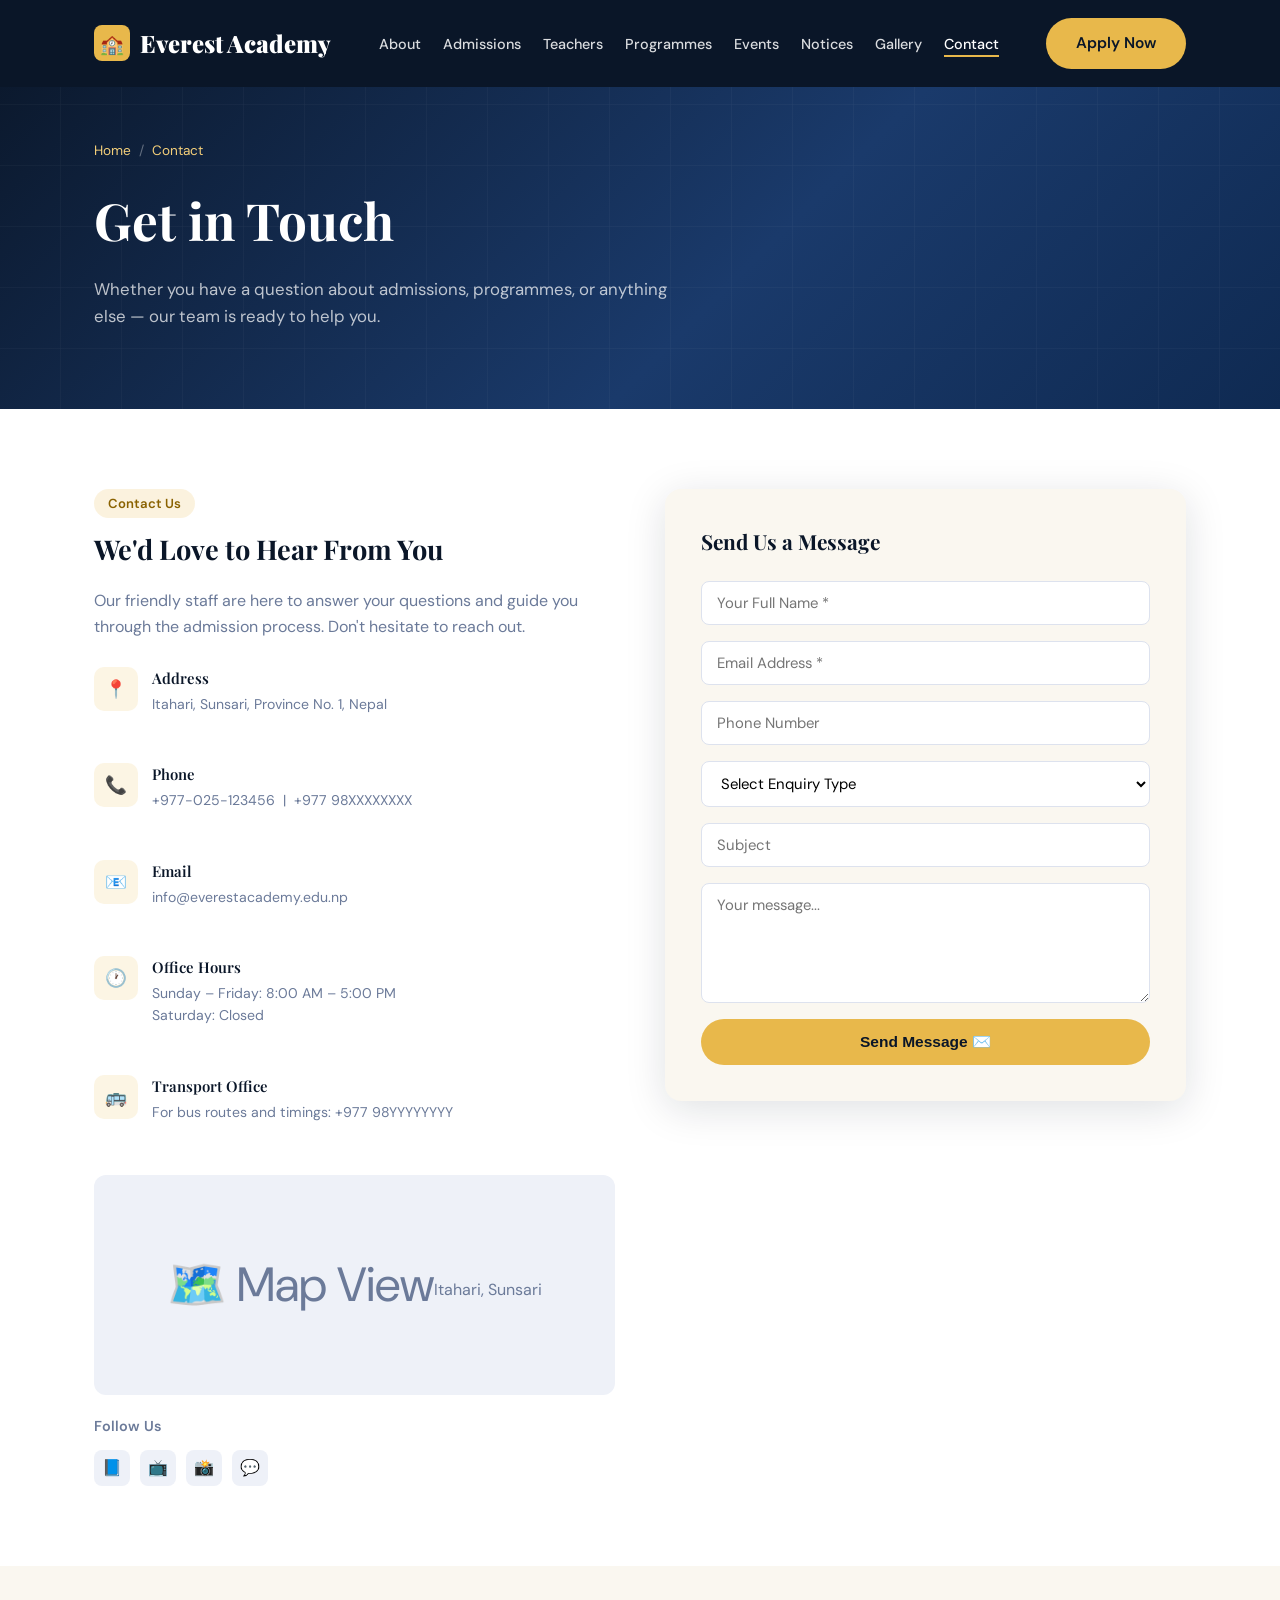
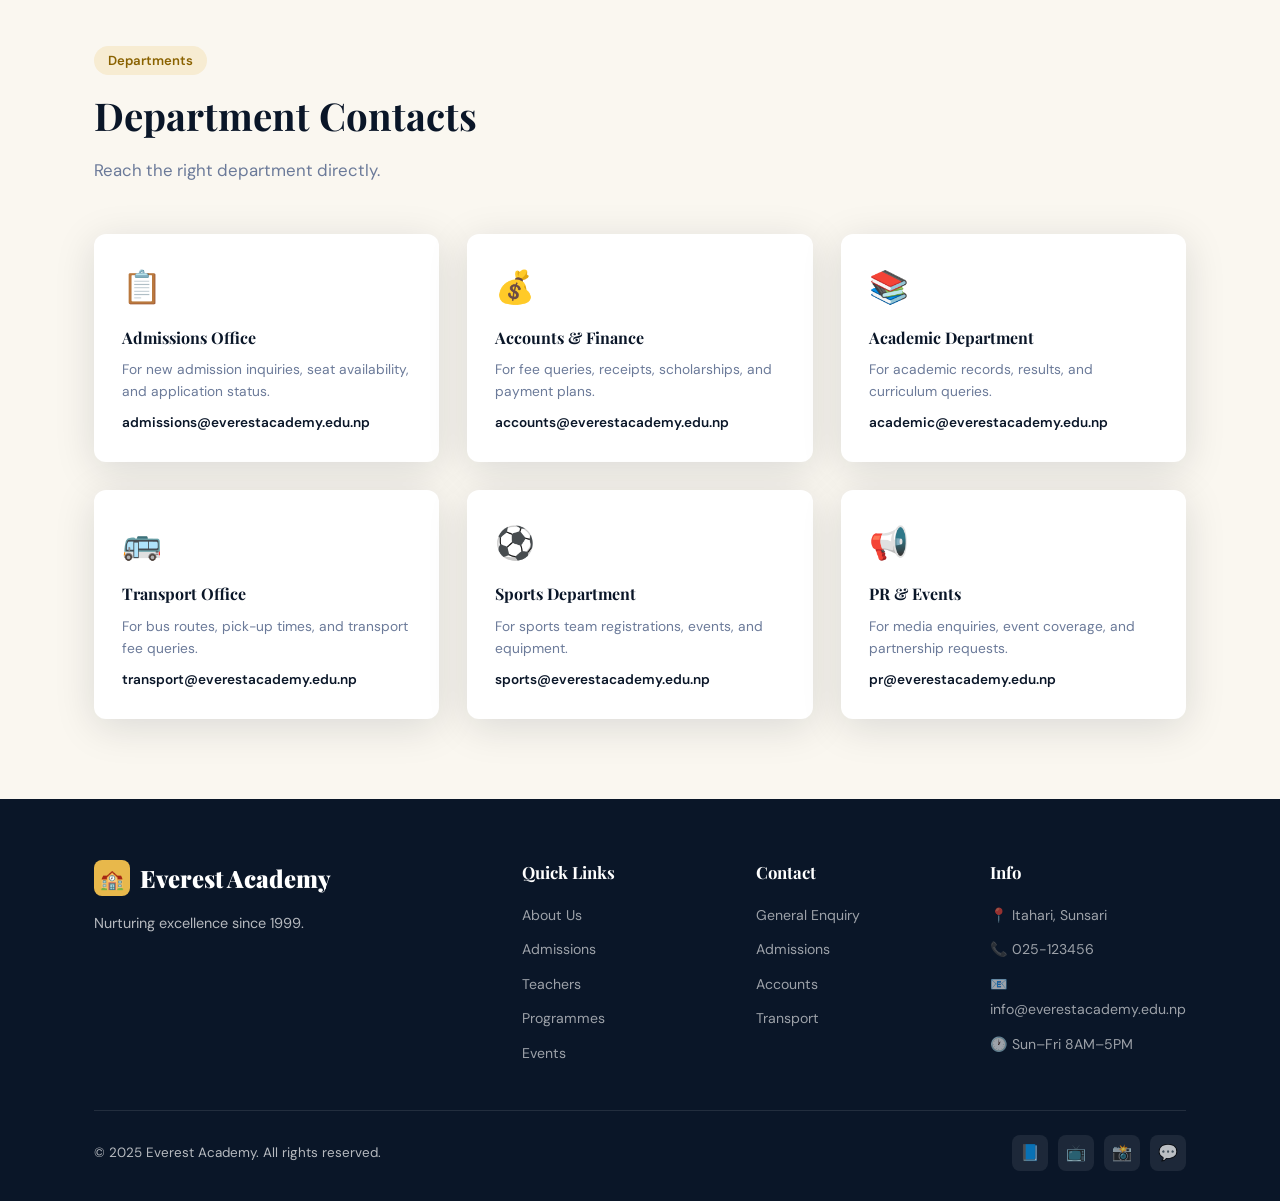
<file: contact.html>
<!DOCTYPE html>
<html lang="en">
<head>
<meta charset="UTF-8"/>
<meta name="viewport" content="width=device-width, initial-scale=1.0"/>
<title>Contact – Everest Academy</title>
<link href="https://fonts.googleapis.com/css2?family=Playfair+Display:wght@700;900&family=DM+Sans:wght@300;400;500;600&display=swap" rel="stylesheet"/>
<link rel="stylesheet" href="index.css"/>
</head>
<body>

<nav id="navbar">
  <div class="nav-inner container">
    <a href="index.html" class="logo"><div class="logo-icon">🏫</div>Everest Academy</a>
    <ul class="nav-links">
      <li><a href="about.html">About</a></li><li><a href="admissions.html">Admissions</a></li>
      <li><a href="teachers.html">Teachers</a></li><li><a href="programmes.html">Programmes</a></li>
      <li><a href="events.html">Events</a></li><li><a href="notices.html">Notices</a></li>
      <li><a href="gallery.html">Gallery</a></li><li><a href="contact.html">Contact</a></li>
    </ul>
    <div class="nav-cta"><a href="admissions.html" class="btn btn-gold">Apply Now</a></div>
    <div class="hamburger" onclick="toggleMenu()"><span></span><span></span><span></span></div>
  </div>
</nav>
<div id="mobile-nav">
  <span onclick="toggleMenu()" class="mobile-close">✕</span>
  <a href="about.html">About</a><a href="admissions.html">Admissions</a><a href="teachers.html">Teachers</a>
  <a href="programmes.html">Programmes</a><a href="events.html">Events</a><a href="notices.html">Notices</a>
  <a href="gallery.html">Gallery</a><a href="contact.html">Contact</a>
  <a href="admissions.html" class="btn btn-gold" style="margin-top:10px;text-align:center;">Apply Now</a>
</div>

<div class="page-hero">
  <div class="container">
    <div class="breadcrumb"><a href="index.html">Home</a><span>/</span><span style="color:var(--gold2);">Contact</span></div>
    <h1>Get in Touch</h1>
    <p>Whether you have a question about admissions, programmes, or anything else — our team is ready to help you.</p>
  </div>
</div>

<section class="section" style="background:var(--white);">
  <div class="container">
    <div class="contact-grid">
      <div class="contact-info fade-in">
        <div class="tag">Contact Us</div>
        <h3>We'd Love to Hear From You</h3>
        <p>Our friendly staff are here to answer your questions and guide you through the admission process. Don't hesitate to reach out.</p>
        <div class="contact-detail">
          <div class="contact-icon">📍</div>
          <div><h4>Address</h4><p>Itahari, Sunsari, Province No. 1, Nepal</p></div>
        </div>
        <div class="contact-detail">
          <div class="contact-icon">📞</div>
          <div><h4>Phone</h4><p>+977-025-123456 &nbsp;|&nbsp; +977 98XXXXXXXX</p></div>
        </div>
        <div class="contact-detail">
          <div class="contact-icon">📧</div>
          <div><h4>Email</h4><p>info@everestacademy.edu.np</p></div>
        </div>
        <div class="contact-detail">
          <div class="contact-icon">🕐</div>
          <div><h4>Office Hours</h4><p>Sunday – Friday: 8:00 AM – 5:00 PM<br/>Saturday: Closed</p></div>
        </div>
        <div class="contact-detail">
          <div class="contact-icon">🚌</div>
          <div><h4>Transport Office</h4><p>For bus routes and timings: +977 98YYYYYYYY</p></div>
        </div>
        <div style="margin-top:24px;">
          <div style="background:var(--light);border-radius:12px;height:220px;display:flex;align-items:center;justify-content:center;font-size:3rem;color:var(--muted);">🗺️ Map View<br/><span style="font-size:1rem;display:block;text-align:center;margin-top:10px;color:var(--muted);">Itahari, Sunsari</span></div>
        </div>
        <div style="margin-top:20px;">
          <p style="font-size:.9rem;color:var(--muted);margin-bottom:12px;font-weight:600;">Follow Us</p>
          <div class="social-links">
            <div class="social-btn" style="background:var(--light);color:var(--navy);" title="Facebook">📘</div>
            <div class="social-btn" style="background:var(--light);color:var(--navy);" title="YouTube">📺</div>
            <div class="social-btn" style="background:var(--light);color:var(--navy);" title="Instagram">📸</div>
            <div class="social-btn" style="background:var(--light);color:var(--navy);" title="Viber">💬</div>
          </div>
        </div>
      </div>

      <div class="contact-form card fade-in">
        <h3>Send Us a Message</h3>
        <form onsubmit="submitContact(event)">
          <div class="form-group"><input type="text" placeholder="Your Full Name *" required/></div>
          <div class="form-group"><input type="email" placeholder="Email Address *" required/></div>
          <div class="form-group"><input type="tel" placeholder="Phone Number"/></div>
          <div class="form-group">
            <select style="width:100%;padding:11px 15px;border:1.5px solid #dde2ee;border-radius:8px;font-family:'DM Sans',sans-serif;font-size:.93rem;background:var(--white);transition:.2s;">
              <option value="">Select Enquiry Type</option>
              <option>General Enquiry</option>
              <option>Admissions</option>
              <option>Fee & Payments</option>
              <option>Transport</option>
              <option>Academic Query</option>
              <option>Other</option>
            </select>
          </div>
          <div class="form-group"><input type="text" placeholder="Subject"/></div>
          <div class="form-group"><textarea placeholder="Your message..." required style="min-height:120px;"></textarea></div>
          <button type="submit" class="btn btn-gold" style="width:100%;padding:14px;">Send Message ✉️</button>
          <div id="contact-success" style="display:none;margin-top:12px;background:rgba(39,174,96,.1);border:1px solid var(--green);border-radius:8px;padding:14px;color:var(--green);text-align:center;font-weight:600;">
            ✅ Message sent! We'll get back to you within 24 hours.
          </div>
        </form>
      </div>
    </div>
  </div>
</section>

<!-- Department Contacts -->
<section class="section" style="background:var(--cream);">
  <div class="container">
    <div class="tag">Departments</div>
    <h2 class="section-title">Department Contacts</h2>
    <p class="section-sub">Reach the right department directly.</p>
    <div class="grid-3 fade-in">
      <div class="card" style="padding:28px;">
        <div style="font-size:2rem;margin-bottom:12px;">📋</div>
        <h4 style="font-size:1rem;margin-bottom:8px;">Admissions Office</h4>
        <p style="font-size:.86rem;color:var(--muted);margin-bottom:10px;">For new admission inquiries, seat availability, and application status.</p>
        <p style="font-size:.85rem;font-weight:600;">admissions@everestacademy.edu.np</p>
      </div>
      <div class="card" style="padding:28px;">
        <div style="font-size:2rem;margin-bottom:12px;">💰</div>
        <h4 style="font-size:1rem;margin-bottom:8px;">Accounts & Finance</h4>
        <p style="font-size:.86rem;color:var(--muted);margin-bottom:10px;">For fee queries, receipts, scholarships, and payment plans.</p>
        <p style="font-size:.85rem;font-weight:600;">accounts@everestacademy.edu.np</p>
      </div>
      <div class="card" style="padding:28px;">
        <div style="font-size:2rem;margin-bottom:12px;">📚</div>
        <h4 style="font-size:1rem;margin-bottom:8px;">Academic Department</h4>
        <p style="font-size:.86rem;color:var(--muted);margin-bottom:10px;">For academic records, results, and curriculum queries.</p>
        <p style="font-size:.85rem;font-weight:600;">academic@everestacademy.edu.np</p>
      </div>
      <div class="card" style="padding:28px;">
        <div style="font-size:2rem;margin-bottom:12px;">🚌</div>
        <h4 style="font-size:1rem;margin-bottom:8px;">Transport Office</h4>
        <p style="font-size:.86rem;color:var(--muted);margin-bottom:10px;">For bus routes, pick-up times, and transport fee queries.</p>
        <p style="font-size:.85rem;font-weight:600;">transport@everestacademy.edu.np</p>
      </div>
      <div class="card" style="padding:28px;">
        <div style="font-size:2rem;margin-bottom:12px;">⚽</div>
        <h4 style="font-size:1rem;margin-bottom:8px;">Sports Department</h4>
        <p style="font-size:.86rem;color:var(--muted);margin-bottom:10px;">For sports team registrations, events, and equipment.</p>
        <p style="font-size:.85rem;font-weight:600;">sports@everestacademy.edu.np</p>
      </div>
      <div class="card" style="padding:28px;">
        <div style="font-size:2rem;margin-bottom:12px;">📢</div>
        <h4 style="font-size:1rem;margin-bottom:8px;">PR & Events</h4>
        <p style="font-size:.86rem;color:var(--muted);margin-bottom:10px;">For media enquiries, event coverage, and partnership requests.</p>
        <p style="font-size:.85rem;font-weight:600;">pr@everestacademy.edu.np</p>
      </div>
    </div>
  </div>
</section>

<footer>
  <div class="container">
    <div class="footer-grid">
      <div class="footer-brand"><a href="index.html" class="logo" style="margin-bottom:8px;"><div class="logo-icon">🏫</div> Everest Academy</a><p>Nurturing excellence since 1999.</p></div>
      <div class="footer-col"><h4>Quick Links</h4><ul><li><a href="about.html">About Us</a></li><li><a href="admissions.html">Admissions</a></li><li><a href="teachers.html">Teachers</a></li><li><a href="programmes.html">Programmes</a></li><li><a href="events.html">Events</a></li></ul></div>
      <div class="footer-col"><h4>Contact</h4><ul><li><a href="contact.html">General Enquiry</a></li><li><a href="contact.html">Admissions</a></li><li><a href="contact.html">Accounts</a></li><li><a href="contact.html">Transport</a></li></ul></div>
      <div class="footer-col"><h4>Info</h4><ul><li><a href="#">📍 Itahari, Sunsari</a></li><li><a href="#">📞 025-123456</a></li><li><a href="#">📧 info@everestacademy.edu.np</a></li><li><a href="#">🕐 Sun–Fri 8AM–5PM</a></li></ul></div>
    </div>
    <div class="footer-bottom"><p>© 2025 Everest Academy. All rights reserved.</p><div class="social-links"><div class="social-btn">📘</div><div class="social-btn">📺</div><div class="social-btn">📸</div><div class="social-btn">💬</div></div></div>
  </div>
</footer>

<script src="shared.js"></script>
</body>
</html>
</file>
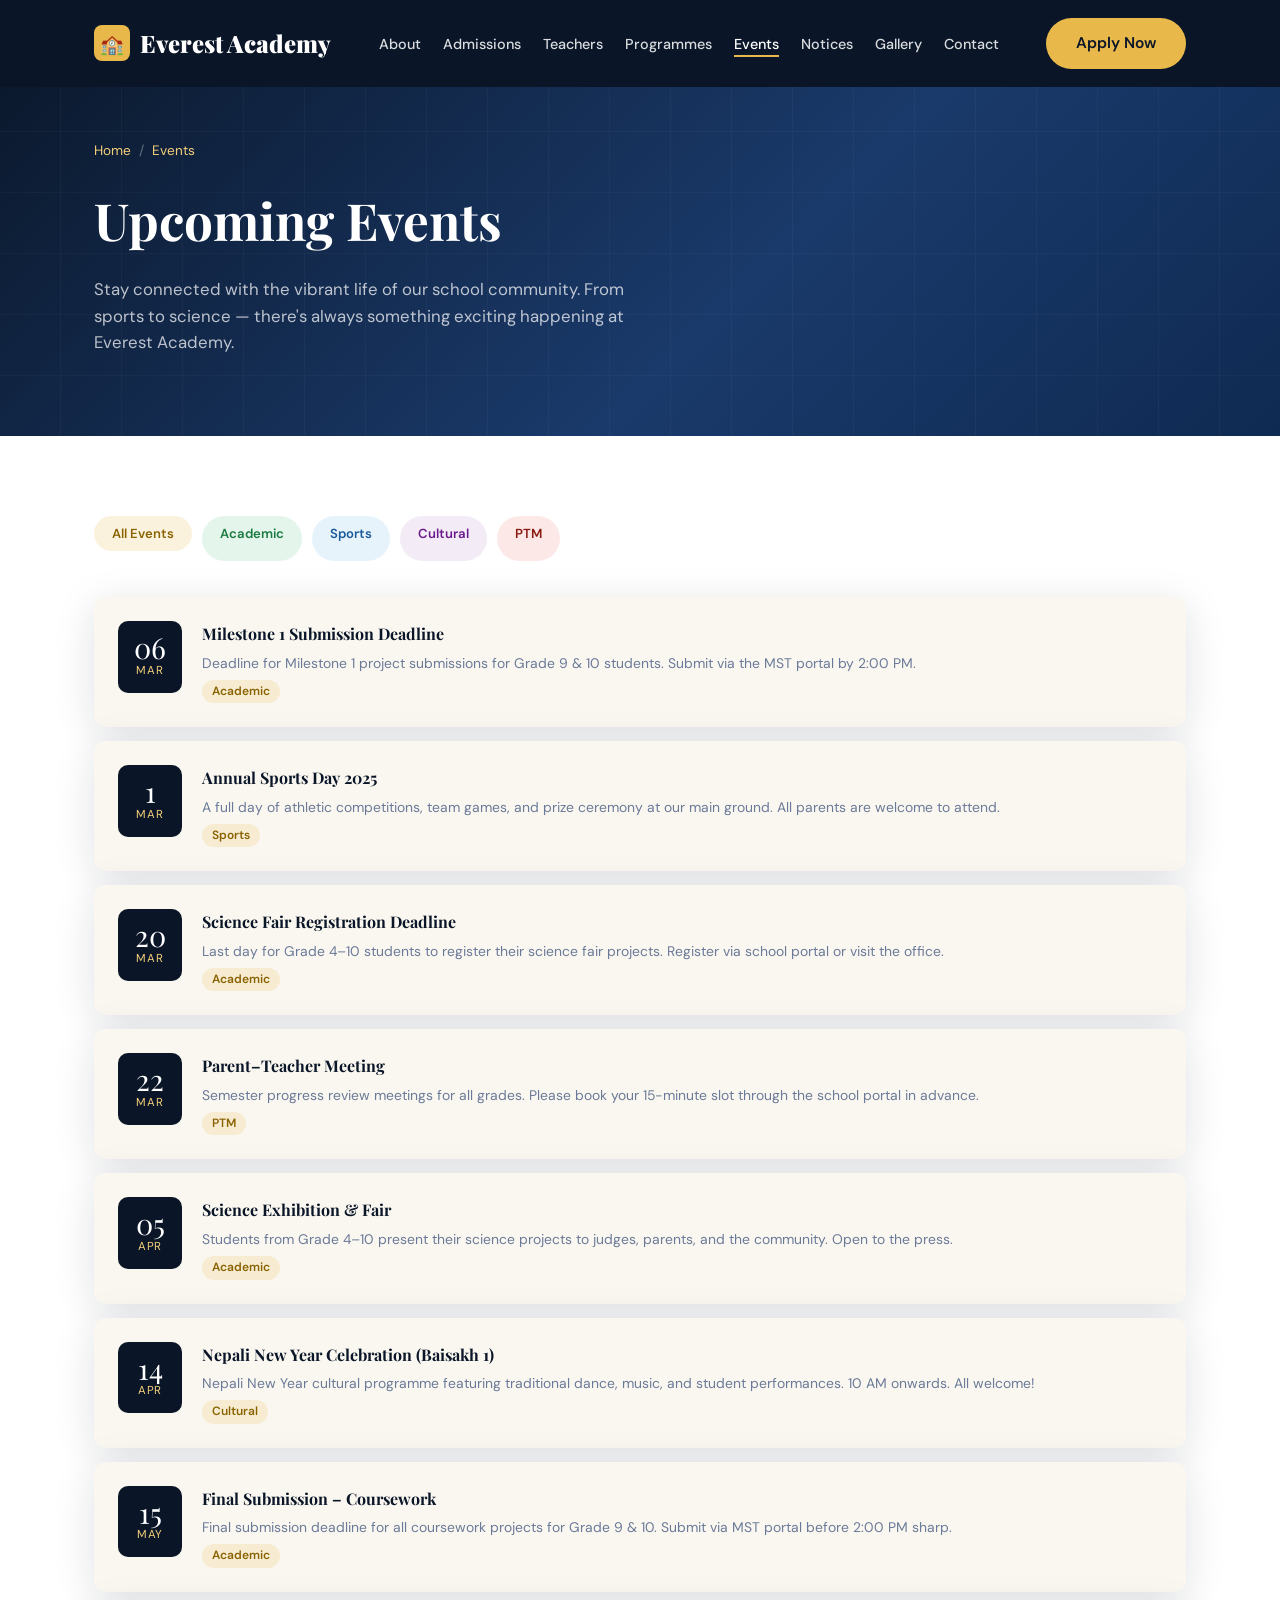
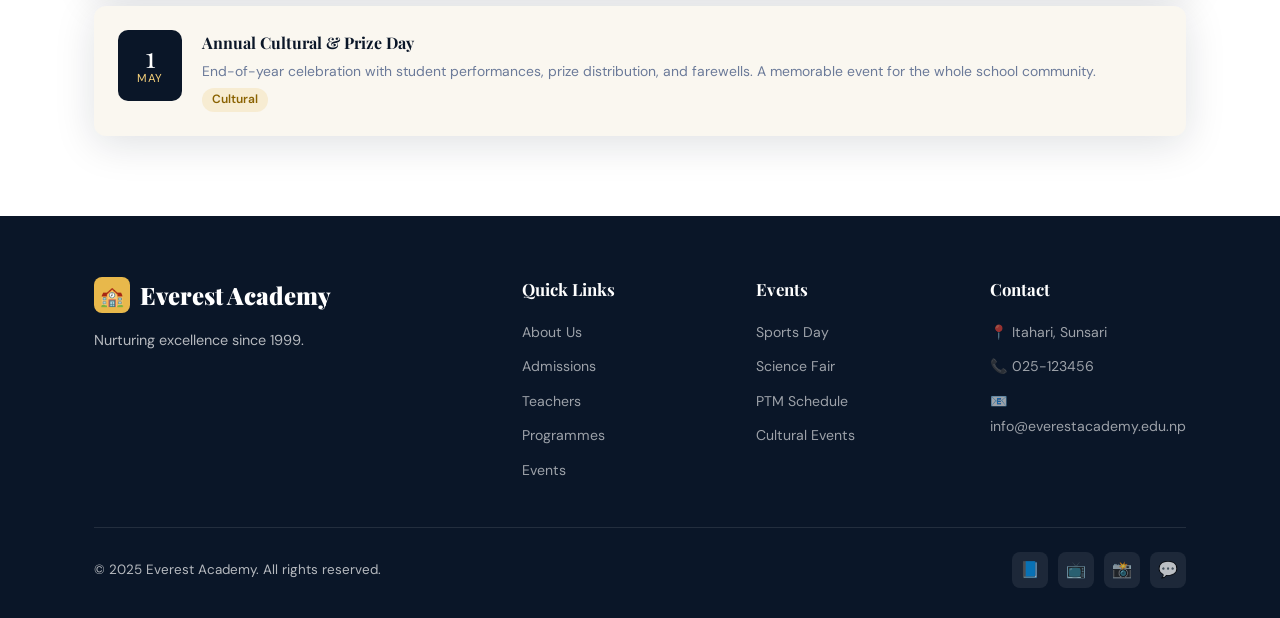
<file: events.html>
<!DOCTYPE html>
<html lang="en">
<head>
<meta charset="UTF-8"/>
<meta name="viewport" content="width=device-width, initial-scale=1.0"/>
<title>Events – Everest Academy</title>
<link href="https://fonts.googleapis.com/css2?family=Playfair+Display:wght@700;900&family=DM+Sans:wght@300;400;500;600&display=swap" rel="stylesheet"/>
<link rel="stylesheet" href="index.css"/>
</head>
<body>

<nav id="navbar">
  <div class="nav-inner container">
    <a href="index.html" class="logo"><div class="logo-icon">🏫</div>Everest Academy</a>
    <ul class="nav-links">
      <li><a href="about.html">About</a></li><li><a href="admissions.html">Admissions</a></li>
      <li><a href="teachers.html">Teachers</a></li><li><a href="programmes.html">Programmes</a></li>
      <li><a href="events.html">Events</a></li><li><a href="notices.html">Notices</a></li>
      <li><a href="gallery.html">Gallery</a></li><li><a href="contact.html">Contact</a></li>
    </ul>
    <div class="nav-cta"><a href="admissions.html" class="btn btn-gold">Apply Now</a></div>
    <div class="hamburger" onclick="toggleMenu()"><span></span><span></span><span></span></div>
  </div>
</nav>
<div id="mobile-nav">
  <span onclick="toggleMenu()" class="mobile-close">✕</span>
  <a href="about.html">About</a><a href="admissions.html">Admissions</a><a href="teachers.html">Teachers</a>
  <a href="programmes.html">Programmes</a><a href="events.html">Events</a><a href="notices.html">Notices</a>
  <a href="gallery.html">Gallery</a><a href="contact.html">Contact</a>
  <a href="admissions.html" class="btn btn-gold" style="margin-top:10px;text-align:center;">Apply Now</a>
</div>

<div class="page-hero">
  <div class="container">
    <div class="breadcrumb"><a href="index.html">Home</a><span>/</span><span style="color:var(--gold2);">Events</span></div>
    <h1>Upcoming Events</h1>
    <p>Stay connected with the vibrant life of our school community. From sports to science — there's always something exciting happening at Everest Academy.</p>
  </div>
</div>

<section class="section" style="background:var(--white);">
  <div class="container">
    <!-- Filter Tags -->
    <div style="display:flex;gap:10px;flex-wrap:wrap;margin-bottom:36px;" class="fade-in">
      <span class="tag" style="cursor:pointer;padding:7px 18px;">All Events</span>
      <span style="display:inline-block;background:rgba(39,174,96,.12);color:#1a7a40;border-radius:50px;padding:7px 18px;font-size:.82rem;font-weight:600;cursor:pointer;">Academic</span>
      <span style="display:inline-block;background:rgba(52,152,219,.12);color:#1a5a9a;border-radius:50px;padding:7px 18px;font-size:.82rem;font-weight:600;cursor:pointer;">Sports</span>
      <span style="display:inline-block;background:rgba(155,89,182,.12);color:#6a1a8a;border-radius:50px;padding:7px 18px;font-size:.82rem;font-weight:600;cursor:pointer;">Cultural</span>
      <span style="display:inline-block;background:rgba(231,76,60,.12);color:#8a1a10;border-radius:50px;padding:7px 18px;font-size:.82rem;font-weight:600;cursor:pointer;">PTM</span>
    </div>

    <div style="display:flex;flex-direction:column;gap:14px;" class="fade-in">
      <div class="event-card card">
        <div class="event-date"><div class="day">06</div><div class="month">Mar</div></div>
        <div class="event-info"><h4>Milestone 1 Submission Deadline</h4><p>Deadline for Milestone 1 project submissions for Grade 9 & 10 students. Submit via the MST portal by 2:00 PM.</p><span class="badge">Academic</span></div>
      </div>
      <div class="event-card card">
        <div class="event-date"><div class="day">1</div><div class="month">Mar</div></div>
        <div class="event-info"><h4>Annual Sports Day 2025</h4><p>A full day of athletic competitions, team games, and prize ceremony at our main ground. All parents are welcome to attend.</p><span class="badge">Sports</span></div>
      </div>
      <div class="event-card card">
        <div class="event-date"><div class="day">20</div><div class="month">Mar</div></div>
        <div class="event-info"><h4>Science Fair Registration Deadline</h4><p>Last day for Grade 4–10 students to register their science fair projects. Register via school portal or visit the office.</p><span class="badge">Academic</span></div>
      </div>
      <div class="event-card card">
        <div class="event-date"><div class="day">22</div><div class="month">Mar</div></div>
        <div class="event-info"><h4>Parent–Teacher Meeting</h4><p>Semester progress review meetings for all grades. Please book your 15-minute slot through the school portal in advance.</p><span class="badge">PTM</span></div>
      </div>
      <div class="event-card card">
        <div class="event-date"><div class="day">05</div><div class="month">Apr</div></div>
        <div class="event-info"><h4>Science Exhibition & Fair</h4><p>Students from Grade 4–10 present their science projects to judges, parents, and the community. Open to the press.</p><span class="badge">Academic</span></div>
      </div>
      <div class="event-card card">
        <div class="event-date"><div class="day">14</div><div class="month">Apr</div></div>
        <div class="event-info"><h4>Nepali New Year Celebration (Baisakh 1)</h4><p>Nepali New Year cultural programme featuring traditional dance, music, and student performances. 10 AM onwards. All welcome!</p><span class="badge">Cultural</span></div>
      </div>
      <div class="event-card card">
        <div class="event-date"><div class="day">15</div><div class="month">May</div></div>
        <div class="event-info"><h4>Final Submission – Coursework</h4><p>Final submission deadline for all coursework projects for Grade 9 & 10. Submit via MST portal before 2:00 PM sharp.</p><span class="badge">Academic</span></div>
      </div>
      <div class="event-card card">
        <div class="event-date"><div class="day">1</div><div class="month">May</div></div>
        <div class="event-info"><h4>Annual Cultural & Prize Day</h4><p>End-of-year celebration with student performances, prize distribution, and farewells. A memorable event for the whole school community.</p><span class="badge">Cultural</span></div>
      </div>
    </div>
  </div>
</section>
<footer>
  <div class="container">
    <div class="footer-grid">
      <div class="footer-brand"><a href="index.html" class="logo" style="margin-bottom:8px;"><div class="logo-icon">🏫</div> Everest Academy</a><p>Nurturing excellence since 1999.</p></div>
      <div class="footer-col"><h4>Quick Links</h4><ul><li><a href="about.html">About Us</a></li><li><a href="admissions.html">Admissions</a></li><li><a href="teachers.html">Teachers</a></li><li><a href="programmes.html">Programmes</a></li><li><a href="events.html">Events</a></li></ul></div>
      <div class="footer-col"><h4>Events</h4><ul><li><a href="events.html">Sports Day</a></li><li><a href="events.html">Science Fair</a></li><li><a href="events.html">PTM Schedule</a></li><li><a href="events.html">Cultural Events</a></li></ul></div>
      <div class="footer-col"><h4>Contact</h4><ul><li><a href="contact.html">📍 Itahari, Sunsari</a></li><li><a href="contact.html">📞 025-123456</a></li><li><a href="contact.html">📧 info@everestacademy.edu.np</a></li></ul></div>
    </div>
    <div class="footer-bottom"><p>© 2025 Everest Academy. All rights reserved.</p><div class="social-links"><div class="social-btn">📘</div><div class="social-btn">📺</div><div class="social-btn">📸</div><div class="social-btn">💬</div></div></div>
  </div>
</footer>

<script src="shared.js"></script>
</body>
</html>
</file>
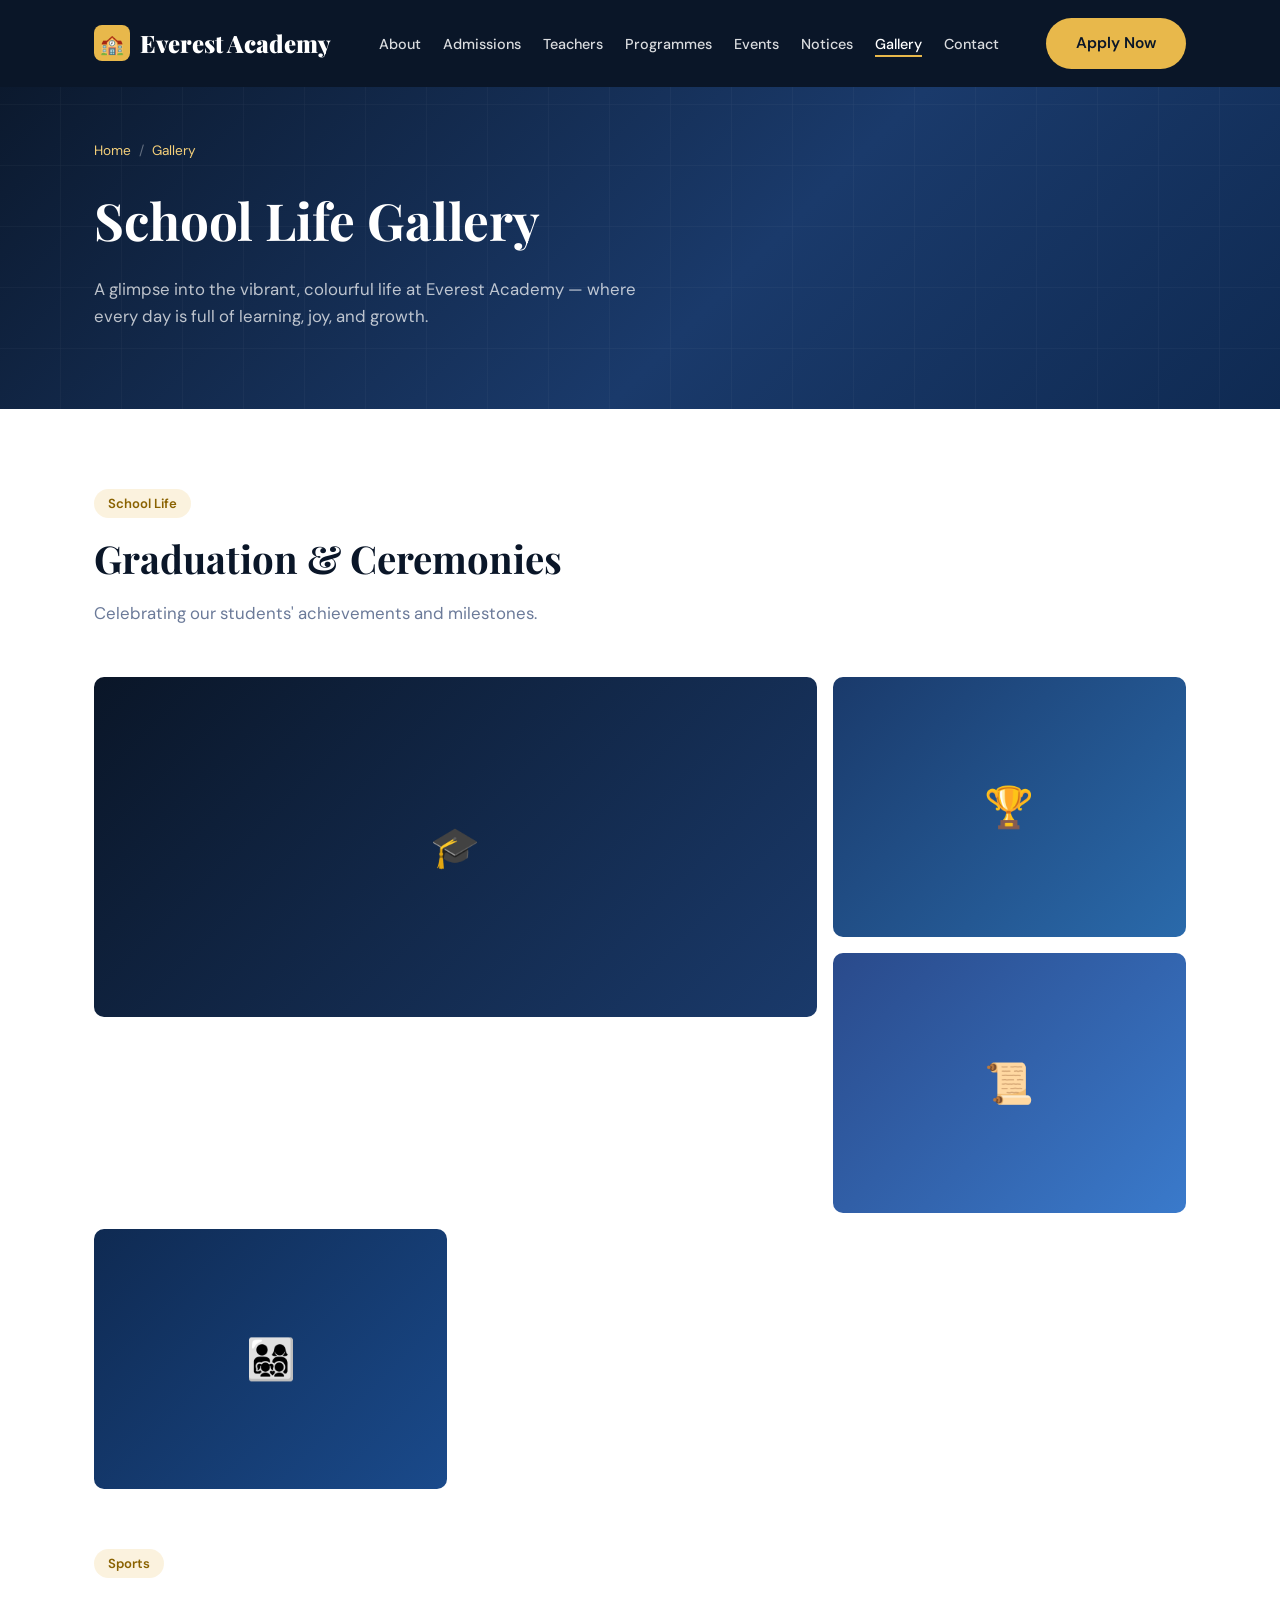
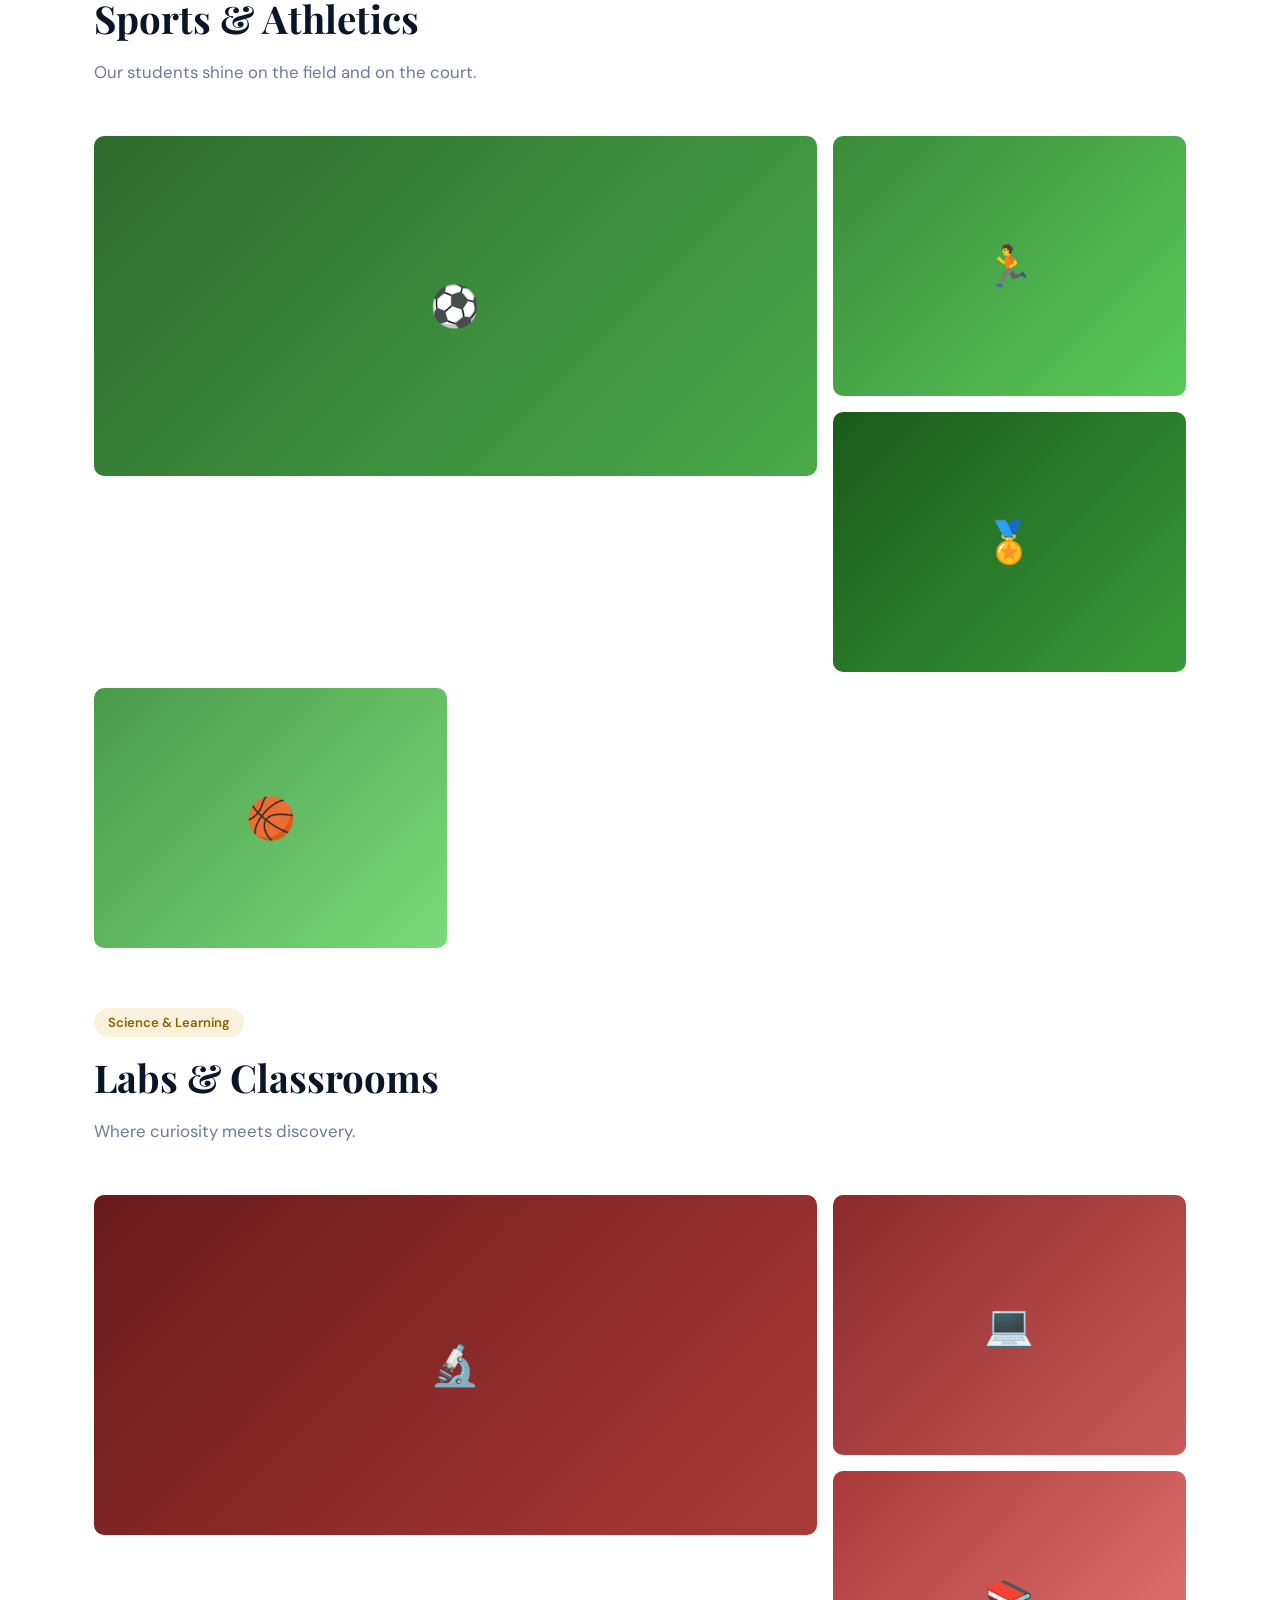
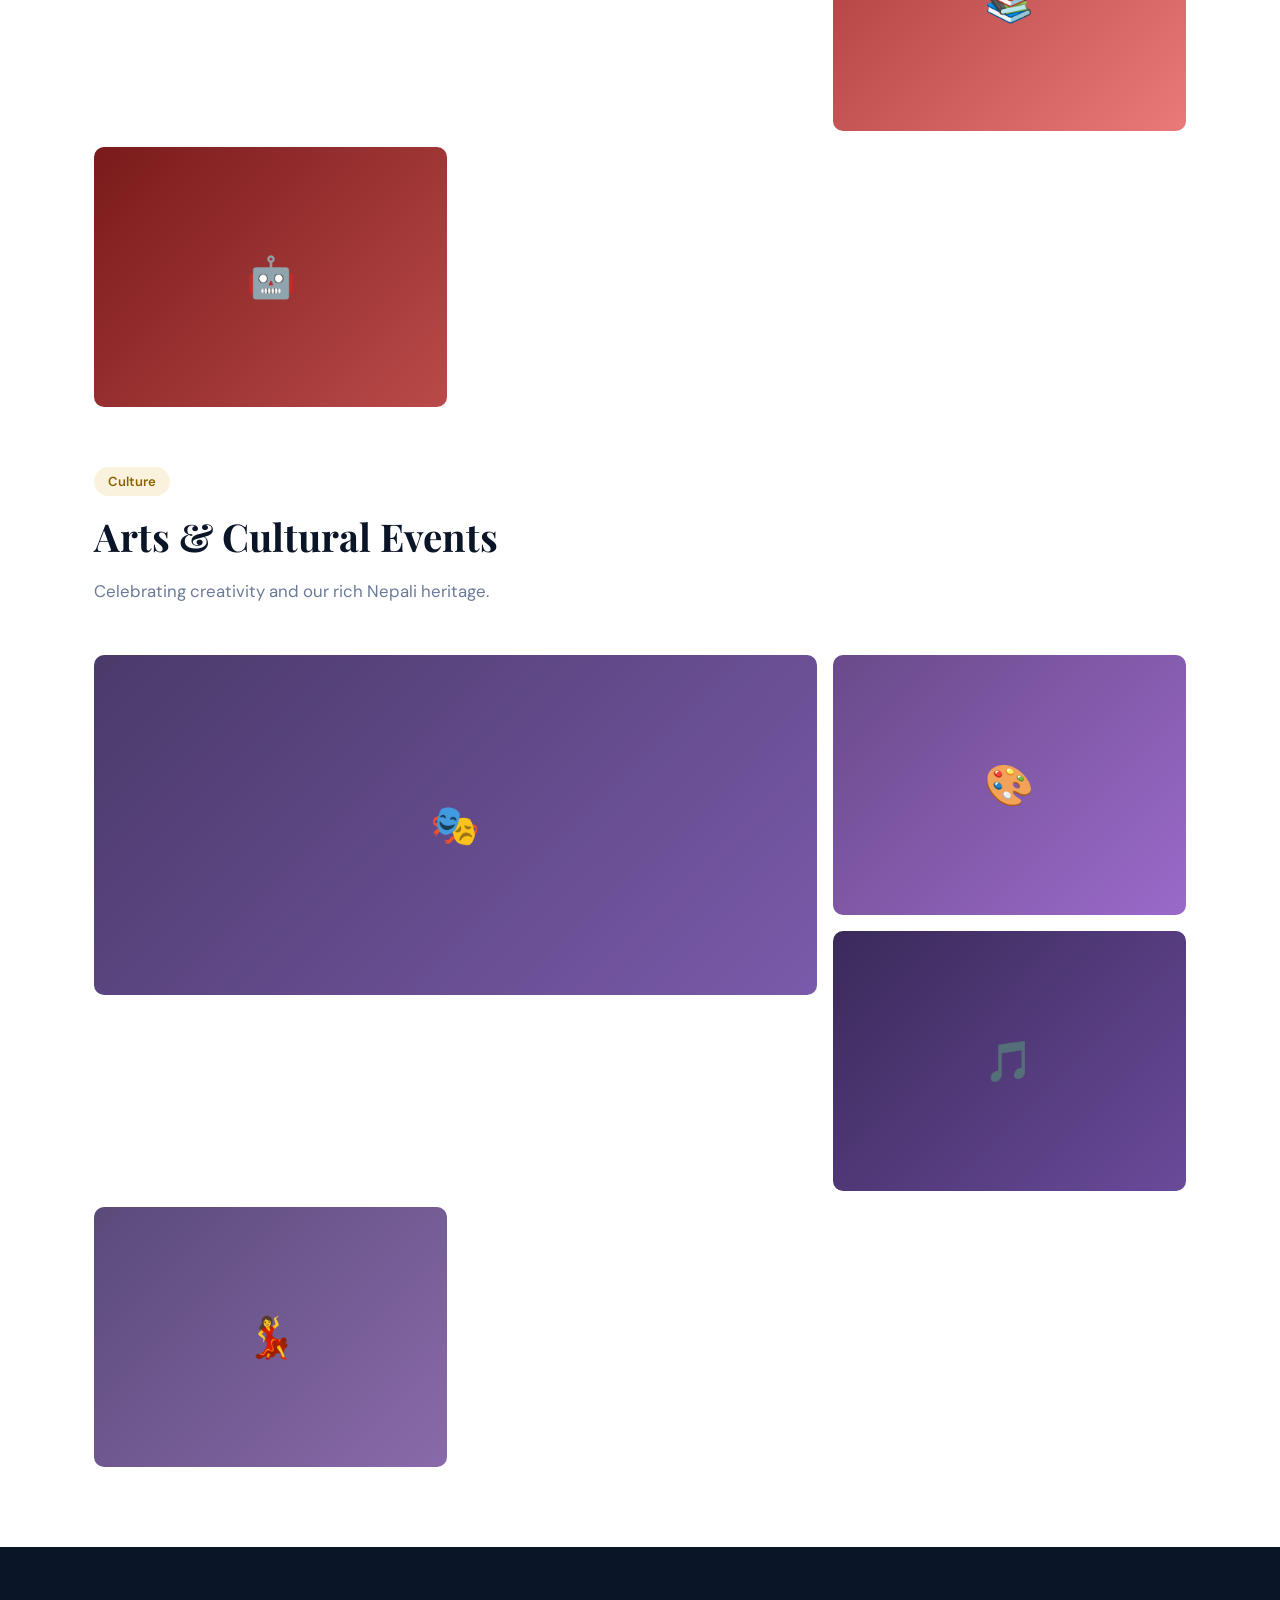
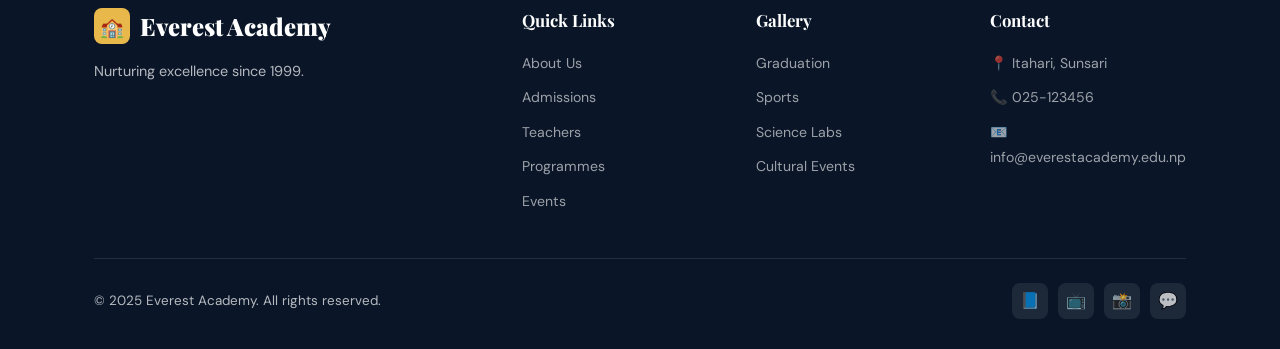
<file: gallery.html>
<!DOCTYPE html>
<html lang="en">
<head>
<meta charset="UTF-8"/>
<meta name="viewport" content="width=device-width, initial-scale=1.0"/>
<title>Gallery – Everest Academy</title>
<link href="https://fonts.googleapis.com/css2?family=Playfair+Display:wght@700;900&family=DM+Sans:wght@300;400;500;600&display=swap" rel="stylesheet"/>
<link rel="stylesheet" href="index.css"/>
<style>
.gallery-full{display:grid;grid-template-columns:repeat(3,1fr);gap:16px;}
.gallery-full .gallery-item{height:260px;}
.gallery-full .gallery-item:nth-child(1){grid-column:span 2;height:340px;}
.gallery-full .gallery-item:nth-child(5){grid-column:span 2;height:260px;}
@media(max-width:768px){
  .gallery-full{grid-template-columns:1fr 1fr;}
  .gallery-full .gallery-item:nth-child(1),.gallery-full .gallery-item:nth-child(5){grid-column:span 1;height:200px;}
  .gallery-full .gallery-item{height:200px;}
}
@media(max-width:480px){
  .gallery-full{grid-template-columns:1fr;}
  .gallery-full .gallery-item{height:200px;}
}
</style>
</head>
<body>

<nav id="navbar">
  <div class="nav-inner container">
    <a href="index.html" class="logo"><div class="logo-icon">🏫</div>Everest Academy</a>
    <ul class="nav-links">
      <li><a href="about.html">About</a></li><li><a href="admissions.html">Admissions</a></li>
      <li><a href="teachers.html">Teachers</a></li><li><a href="programmes.html">Programmes</a></li>
      <li><a href="events.html">Events</a></li><li><a href="notices.html">Notices</a></li>
      <li><a href="gallery.html">Gallery</a></li><li><a href="contact.html">Contact</a></li>
    </ul>
    <div class="nav-cta"><a href="admissions.html" class="btn btn-gold">Apply Now</a></div>
    <div class="hamburger" onclick="toggleMenu()"><span></span><span></span><span></span></div>
  </div>
</nav>
<div id="mobile-nav">
  <span onclick="toggleMenu()" class="mobile-close">✕</span>
  <a href="about.html">About</a><a href="admissions.html">Admissions</a><a href="teachers.html">Teachers</a>
  <a href="programmes.html">Programmes</a><a href="events.html">Events</a><a href="notices.html">Notices</a>
  <a href="gallery.html">Gallery</a><a href="contact.html">Contact</a>
  <a href="admissions.html" class="btn btn-gold" style="margin-top:10px;text-align:center;">Apply Now</a>
</div>

<div class="page-hero">
  <div class="container">
    <div class="breadcrumb"><a href="index.html">Home</a><span>/</span><span style="color:var(--gold2);">Gallery</span></div>
    <h1>School Life Gallery</h1>
    <p>A glimpse into the vibrant, colourful life at Everest Academy — where every day is full of learning, joy, and growth.</p>
  </div>
</div>

<section class="section" style="background:var(--white);">
  <div class="container">
    <div class="tag">School Life</div>
    <h2 class="section-title">Graduation & Ceremonies</h2>
    <p class="section-sub">Celebrating our students' achievements and milestones.</p>
    <div class="gallery-full fade-in" style="margin-bottom:60px;">
      <div class="gallery-item"><div class="gallery-box" style="background:linear-gradient(135deg,#0a1628,#1a3a6b);height:100%;">🎓</div><div class="gallery-overlay">Graduation Day 2024</div></div>
      <div class="gallery-item"><div class="gallery-box" style="background:linear-gradient(135deg,#1a3a6b,#2a6aab);height:100%;">🏆</div><div class="gallery-overlay">Prize Distribution</div></div>
      <div class="gallery-item"><div class="gallery-box" style="background:linear-gradient(135deg,#2a4a8b,#3a7acb);height:100%;">📜</div><div class="gallery-overlay">Certificate Ceremony</div></div>
      <div class="gallery-item"><div class="gallery-box" style="background:linear-gradient(135deg,#0f2a52,#1a4a8b);height:100%;">👨‍👩‍👧‍👦</div><div class="gallery-overlay">Family Day</div></div>
    </div>

    <div class="tag">Sports</div>
    <h2 class="section-title">Sports & Athletics</h2>
    <p class="section-sub">Our students shine on the field and on the court.</p>
    <div class="gallery-full fade-in" style="margin-bottom:60px;">
      <div class="gallery-item"><div class="gallery-box" style="background:linear-gradient(135deg,#2d6a2d,#4aaa4a);height:100%;">⚽</div><div class="gallery-overlay">Football Championship</div></div>
      <div class="gallery-item"><div class="gallery-box" style="background:linear-gradient(135deg,#3a8a3a,#5aca5a);height:100%;">🏃</div><div class="gallery-overlay">Annual Sports Day</div></div>
      <div class="gallery-item"><div class="gallery-box" style="background:linear-gradient(135deg,#1a5a1a,#3a9a3a);height:100%;">🏅</div><div class="gallery-overlay">Medal Ceremony</div></div>
      <div class="gallery-item"><div class="gallery-box" style="background:linear-gradient(135deg,#4a9a4a,#7ada7a);height:100%;">🏀</div><div class="gallery-overlay">Basketball Tournament</div></div>
    </div>

    <div class="tag">Science & Learning</div>
    <h2 class="section-title">Labs & Classrooms</h2>
    <p class="section-sub">Where curiosity meets discovery.</p>
    <div class="gallery-full fade-in" style="margin-bottom:60px;">
      <div class="gallery-item"><div class="gallery-box" style="background:linear-gradient(135deg,#6a1a1a,#aa3a3a);height:100%;">🔬</div><div class="gallery-overlay">Science Laboratory</div></div>
      <div class="gallery-item"><div class="gallery-box" style="background:linear-gradient(135deg,#8a2a2a,#ca5a5a);height:100%;">💻</div><div class="gallery-overlay">Computer Lab</div></div>
      <div class="gallery-item"><div class="gallery-box" style="background:linear-gradient(135deg,#aa3a3a,#ea7a7a);height:100%;">📚</div><div class="gallery-overlay">School Library</div></div>
      <div class="gallery-item"><div class="gallery-box" style="background:linear-gradient(135deg,#7a1a1a,#ba4a4a);height:100%;">🤖</div><div class="gallery-overlay">Robotics Club</div></div>
    </div>

    <div class="tag">Culture</div>
    <h2 class="section-title">Arts & Cultural Events</h2>
    <p class="section-sub">Celebrating creativity and our rich Nepali heritage.</p>
    <div class="gallery-full fade-in">
      <div class="gallery-item"><div class="gallery-box" style="background:linear-gradient(135deg,#4a3a6a,#7a5aaa);height:100%;">🎭</div><div class="gallery-overlay">Annual Cultural Show</div></div>
      <div class="gallery-item"><div class="gallery-box" style="background:linear-gradient(135deg,#6a4a8a,#9a6aca);height:100%;">🎨</div><div class="gallery-overlay">Art Exhibition</div></div>
      <div class="gallery-item"><div class="gallery-box" style="background:linear-gradient(135deg,#3a2a5a,#6a4a9a);height:100%;">🎵</div><div class="gallery-overlay">Music Performance</div></div>
      <div class="gallery-item"><div class="gallery-box" style="background:linear-gradient(135deg,#5a4a7a,#8a6aaa);height:100%;">💃</div><div class="gallery-overlay">Dance Competition</div></div>
    </div>
  </div>
</section>

<footer>
  <div class="container">
    <div class="footer-grid">
      <div class="footer-brand"><a href="index.html" class="logo" style="margin-bottom:8px;"><div class="logo-icon">🏫</div> Everest Academy</a><p>Nurturing excellence since 1999.</p></div>
      <div class="footer-col"><h4>Quick Links</h4><ul><li><a href="about.html">About Us</a></li><li><a href="admissions.html">Admissions</a></li><li><a href="teachers.html">Teachers</a></li><li><a href="programmes.html">Programmes</a></li><li><a href="events.html">Events</a></li></ul></div>
      <div class="footer-col"><h4>Gallery</h4><ul><li><a href="gallery.html">Graduation</a></li><li><a href="gallery.html">Sports</a></li><li><a href="gallery.html">Science Labs</a></li><li><a href="gallery.html">Cultural Events</a></li></ul></div>
      <div class="footer-col"><h4>Contact</h4><ul><li><a href="contact.html">📍 Itahari, Sunsari</a></li><li><a href="contact.html">📞 025-123456</a></li><li><a href="contact.html">📧 info@everestacademy.edu.np</a></li></ul></div>
    </div>
    <div class="footer-bottom"><p>© 2025 Everest Academy. All rights reserved.</p><div class="social-links"><div class="social-btn">📘</div><div class="social-btn">📺</div><div class="social-btn">📸</div><div class="social-btn">💬</div></div></div>
  </div>
</footer>

<script src="shared.js"></script>
</body>
</html>
</file>
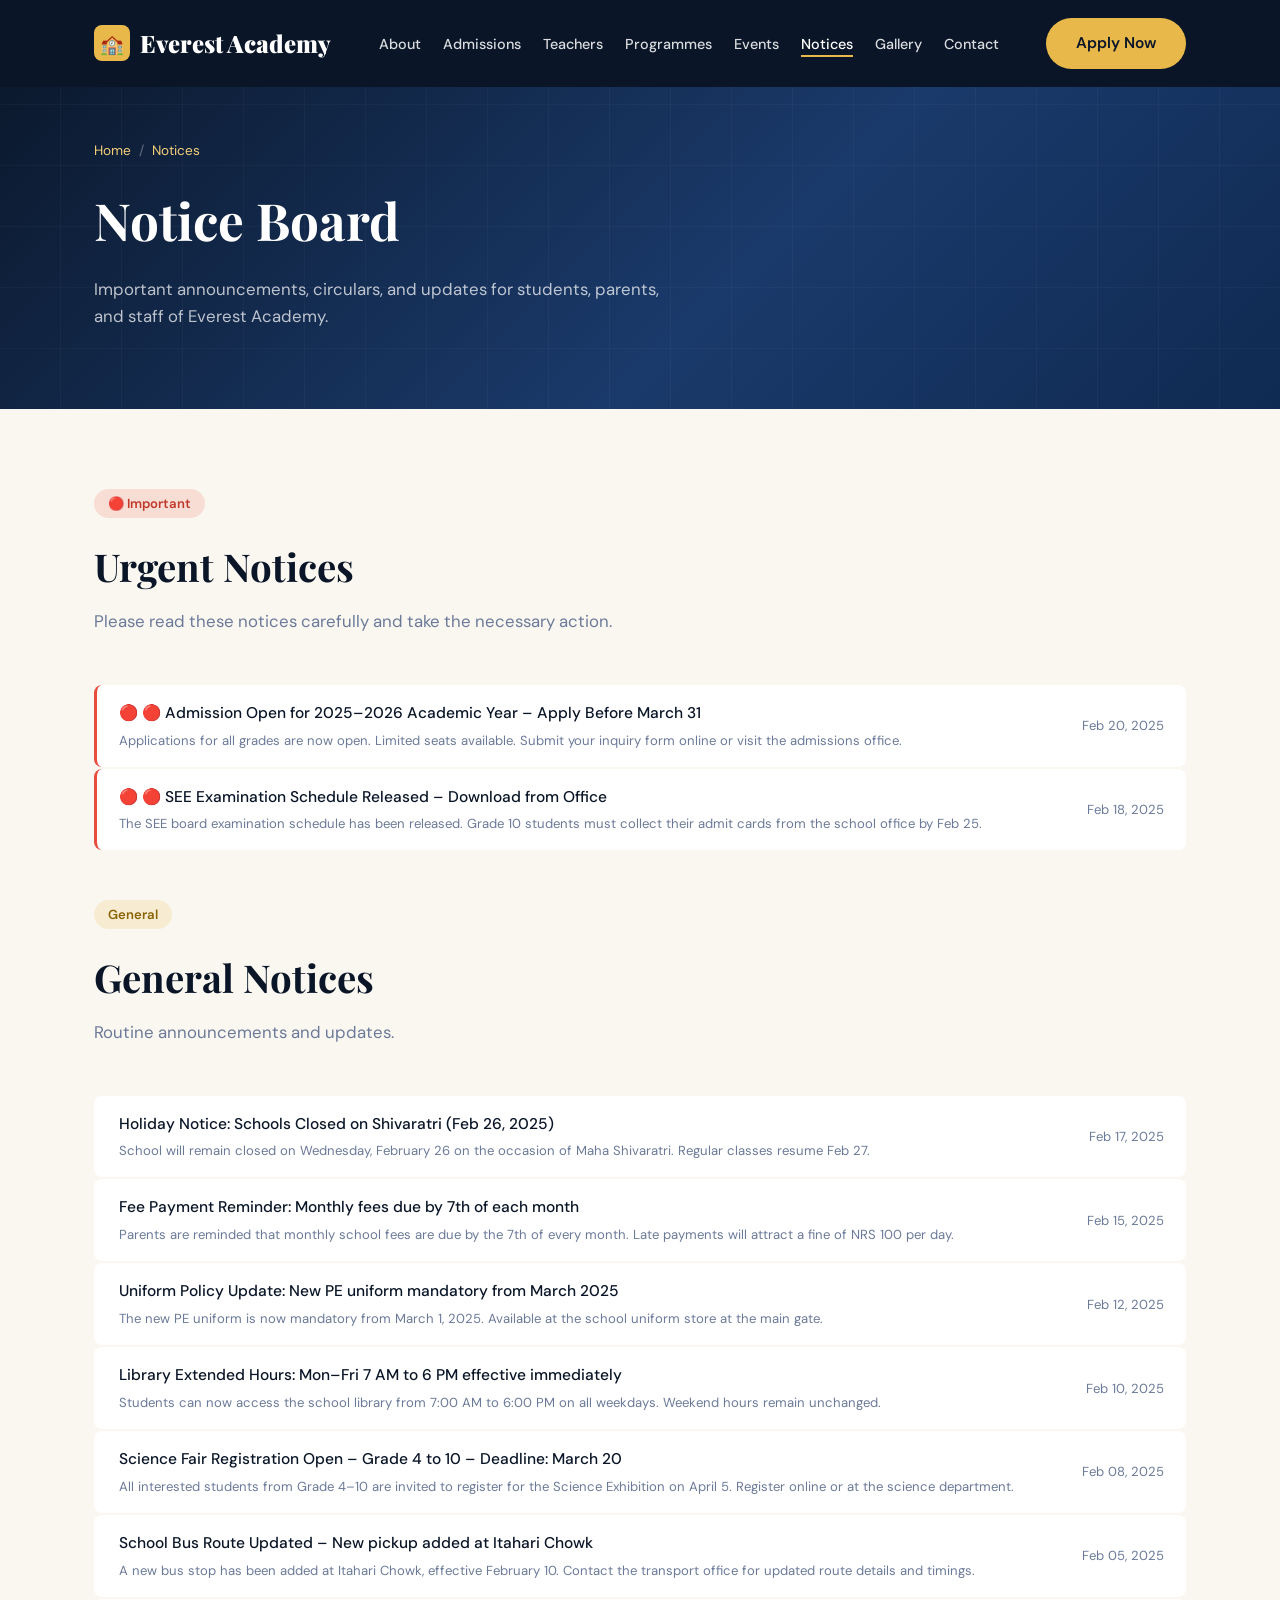
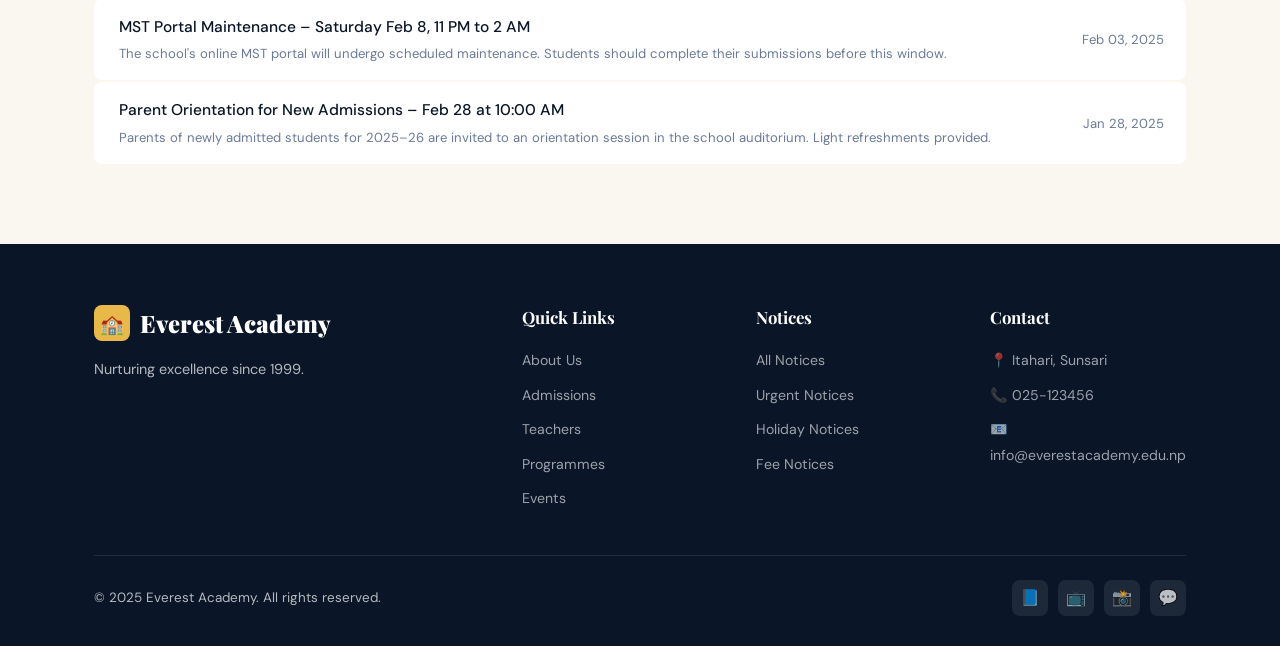
<file: notices.html>
<!DOCTYPE html>
<html lang="en">
<head>
<meta charset="UTF-8"/>
<meta name="viewport" content="width=device-width, initial-scale=1.0"/>
<title>Notices – Everest Academy</title>
<link href="https://fonts.googleapis.com/css2?family=Playfair+Display:wght@700;900&family=DM+Sans:wght@300;400;500;600&display=swap" rel="stylesheet"/>
<link rel="stylesheet" href="index.css"/>
</head>
<body>

<nav id="navbar">
  <div class="nav-inner container">
    <a href="index.html" class="logo"><div class="logo-icon">🏫</div>Everest Academy</a>
    <ul class="nav-links">
      <li><a href="about.html">About</a></li><li><a href="admissions.html">Admissions</a></li>
      <li><a href="teachers.html">Teachers</a></li><li><a href="programmes.html">Programmes</a></li>
      <li><a href="events.html">Events</a></li><li><a href="notices.html">Notices</a></li>
      <li><a href="gallery.html">Gallery</a></li><li><a href="contact.html">Contact</a></li>
    </ul>
    <div class="nav-cta"><a href="admissions.html" class="btn btn-gold">Apply Now</a></div>
    <div class="hamburger" onclick="toggleMenu()"><span></span><span></span><span></span></div>
  </div>
</nav>
<div id="mobile-nav">
  <span onclick="toggleMenu()" class="mobile-close">✕</span>
  <a href="about.html">About</a><a href="admissions.html">Admissions</a><a href="teachers.html">Teachers</a>
  <a href="programmes.html">Programmes</a><a href="events.html">Events</a><a href="notices.html">Notices</a>
  <a href="gallery.html">Gallery</a><a href="contact.html">Contact</a>
  <a href="admissions.html" class="btn btn-gold" style="margin-top:10px;text-align:center;">Apply Now</a>
</div>

<div class="page-hero">
  <div class="container">
    <div class="breadcrumb"><a href="index.html">Home</a><span>/</span><span style="color:var(--gold2);">Notices</span></div>
    <h1>Notice Board</h1>
    <p>Important announcements, circulars, and updates for students, parents, and staff of Everest Academy.</p>
  </div>
</div>

<section class="section" style="background:var(--cream);">
  <div class="container">
    <!-- Important Notices -->
    <div class="tag" style="background:rgba(231,76,60,.15);color:#c0392b;">🔴 Important</div>
    <h2 class="section-title" style="margin-top:8px;">Urgent Notices</h2>
    <p class="section-sub">Please read these notices carefully and take the necessary action.</p>
    <div class="notices-light notice-list fade-in" style="margin-bottom:50px;">
      <div class="notice-item important" style="background:var(--white);border-left:3px solid var(--danger);">
        <div>
          <h4 style="color:var(--navy);">🔴 Admission Open for 2025–2026 Academic Year – Apply Before March 31</h4>
          <p style="font-size:.82rem;color:var(--muted);margin-top:4px;">Applications for all grades are now open. Limited seats available. Submit your inquiry form online or visit the admissions office.</p>
        </div>
        <span class="notice-date" style="color:var(--muted);white-space:nowrap;margin-left:20px;">Feb 20, 2025</span>
      </div>
      <div class="notice-item important" style="background:var(--white);border-left:3px solid var(--danger);">
        <div>
          <h4 style="color:var(--navy);">🔴 SEE Examination Schedule Released – Download from Office</h4>
          <p style="font-size:.82rem;color:var(--muted);margin-top:4px;">The SEE board examination schedule has been released. Grade 10 students must collect their admit cards from the school office by Feb 25.</p>
        </div>
        <span class="notice-date" style="color:var(--muted);white-space:nowrap;margin-left:20px;">Feb 18, 2025</span>
      </div>
    </div>

    <!-- General Notices -->
    <div class="tag">General</div>
    <h2 class="section-title" style="margin-top:8px;">General Notices</h2>
    <p class="section-sub">Routine announcements and updates.</p>
    <div class="notices-light notice-list fade-in">
      <div class="notice-item" style="background:var(--white);border-left:3px solid transparent;">
        <div>
          <h4 style="color:var(--navy);">Holiday Notice: Schools Closed on Shivaratri (Feb 26, 2025)</h4>
          <p style="font-size:.82rem;color:var(--muted);margin-top:4px;">School will remain closed on Wednesday, February 26 on the occasion of Maha Shivaratri. Regular classes resume Feb 27.</p>
        </div>
        <span class="notice-date" style="color:var(--muted);">Feb 17, 2025</span>
      </div>
      <div class="notice-item" style="background:var(--white);border-left:3px solid transparent;">
        <div>
          <h4 style="color:var(--navy);">Fee Payment Reminder: Monthly fees due by 7th of each month</h4>
          <p style="font-size:.82rem;color:var(--muted);margin-top:4px;">Parents are reminded that monthly school fees are due by the 7th of every month. Late payments will attract a fine of NRS 100 per day.</p>
        </div>
        <span class="notice-date" style="color:var(--muted);">Feb 15, 2025</span>
      </div>
      <div class="notice-item" style="background:var(--white);border-left:3px solid transparent;">
        <div>
          <h4 style="color:var(--navy);">Uniform Policy Update: New PE uniform mandatory from March 2025</h4>
          <p style="font-size:.82rem;color:var(--muted);margin-top:4px;">The new PE uniform is now mandatory from March 1, 2025. Available at the school uniform store at the main gate.</p>
        </div>
        <span class="notice-date" style="color:var(--muted);">Feb 12, 2025</span>
      </div>
      <div class="notice-item" style="background:var(--white);border-left:3px solid transparent;">
        <div>
          <h4 style="color:var(--navy);">Library Extended Hours: Mon–Fri 7 AM to 6 PM effective immediately</h4>
          <p style="font-size:.82rem;color:var(--muted);margin-top:4px;">Students can now access the school library from 7:00 AM to 6:00 PM on all weekdays. Weekend hours remain unchanged.</p>
        </div>
        <span class="notice-date" style="color:var(--muted);">Feb 10, 2025</span>
      </div>
      <div class="notice-item" style="background:var(--white);border-left:3px solid transparent;">
        <div>
          <h4 style="color:var(--navy);">Science Fair Registration Open – Grade 4 to 10 – Deadline: March 20</h4>
          <p style="font-size:.82rem;color:var(--muted);margin-top:4px;">All interested students from Grade 4–10 are invited to register for the Science Exhibition on April 5. Register online or at the science department.</p>
        </div>
        <span class="notice-date" style="color:var(--muted);">Feb 08, 2025</span>
      </div>
      <div class="notice-item" style="background:var(--white);border-left:3px solid transparent;">
        <div>
          <h4 style="color:var(--navy);">School Bus Route Updated – New pickup added at Itahari Chowk</h4>
          <p style="font-size:.82rem;color:var(--muted);margin-top:4px;">A new bus stop has been added at Itahari Chowk, effective February 10. Contact the transport office for updated route details and timings.</p>
        </div>
        <span class="notice-date" style="color:var(--muted);">Feb 05, 2025</span>
      </div>
      <div class="notice-item" style="background:var(--white);border-left:3px solid transparent;">
        <div>
          <h4 style="color:var(--navy);">MST Portal Maintenance – Saturday Feb 8, 11 PM to 2 AM</h4>
          <p style="font-size:.82rem;color:var(--muted);margin-top:4px;">The school's online MST portal will undergo scheduled maintenance. Students should complete their submissions before this window.</p>
        </div>
        <span class="notice-date" style="color:var(--muted);">Feb 03, 2025</span>
      </div>
      <div class="notice-item" style="background:var(--white);border-left:3px solid transparent;">
        <div>
          <h4 style="color:var(--navy);">Parent Orientation for New Admissions – Feb 28 at 10:00 AM</h4>
          <p style="font-size:.82rem;color:var(--muted);margin-top:4px;">Parents of newly admitted students for 2025–26 are invited to an orientation session in the school auditorium. Light refreshments provided.</p>
        </div>
        <span class="notice-date" style="color:var(--muted);">Jan 28, 2025</span>
      </div>
    </div>
  </div>
</section>

<footer>
  <div class="container">
    <div class="footer-grid">
      <div class="footer-brand"><a href="index.html" class="logo" style="margin-bottom:8px;"><div class="logo-icon">🏫</div> Everest Academy</a><p>Nurturing excellence since 1999.</p></div>
      <div class="footer-col"><h4>Quick Links</h4><ul><li><a href="about.html">About Us</a></li><li><a href="admissions.html">Admissions</a></li><li><a href="teachers.html">Teachers</a></li><li><a href="programmes.html">Programmes</a></li><li><a href="events.html">Events</a></li></ul></div>
      <div class="footer-col"><h4>Notices</h4><ul><li><a href="notices.html">All Notices</a></li><li><a href="notices.html">Urgent Notices</a></li><li><a href="notices.html">Holiday Notices</a></li><li><a href="notices.html">Fee Notices</a></li></ul></div>
      <div class="footer-col"><h4>Contact</h4><ul><li><a href="contact.html">📍 Itahari, Sunsari</a></li><li><a href="contact.html">📞 025-123456</a></li><li><a href="contact.html">📧 info@everestacademy.edu.np</a></li></ul></div>
    </div>
    <div class="footer-bottom"><p>© 2025 Everest Academy. All rights reserved.</p><div class="social-links"><div class="social-btn">📘</div><div class="social-btn">📺</div><div class="social-btn">📸</div><div class="social-btn">💬</div></div></div>
  </div>
</footer>

<script src="shared.js"></script>
</body>
</html>
</file>
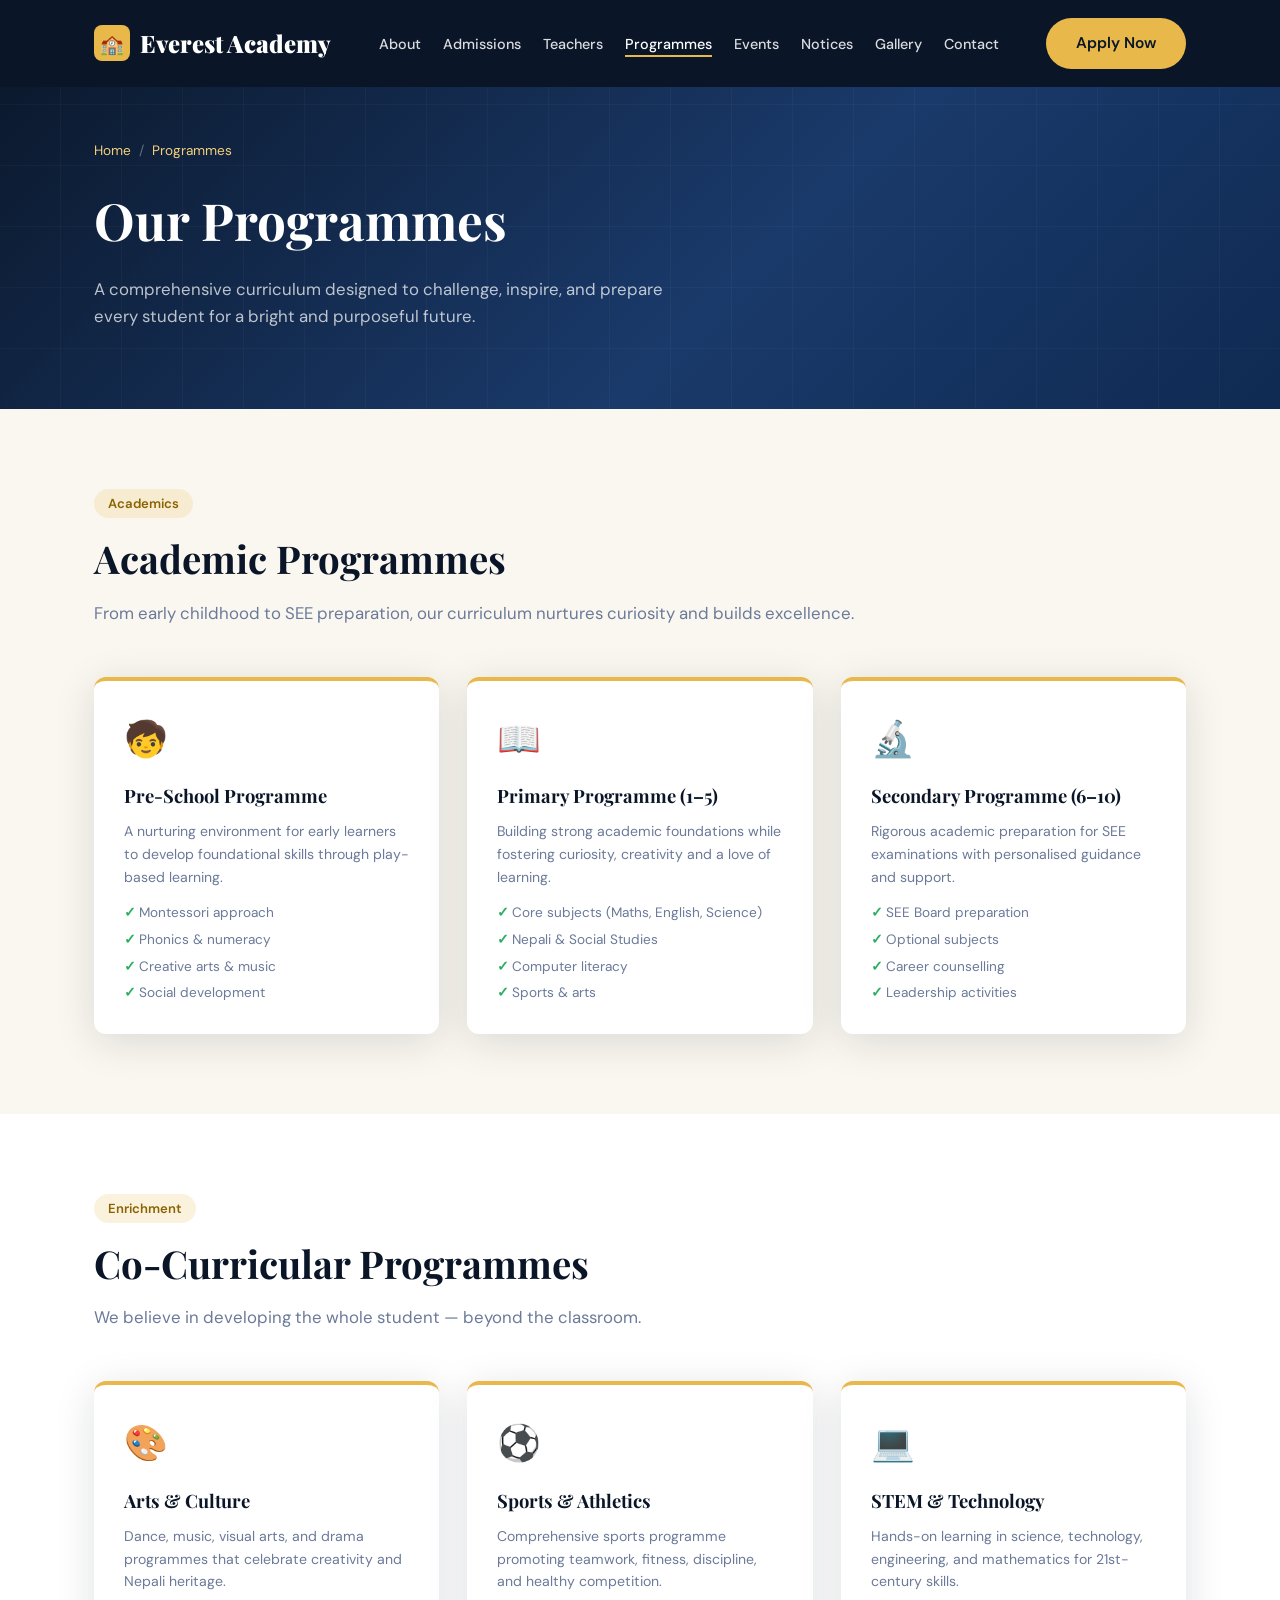
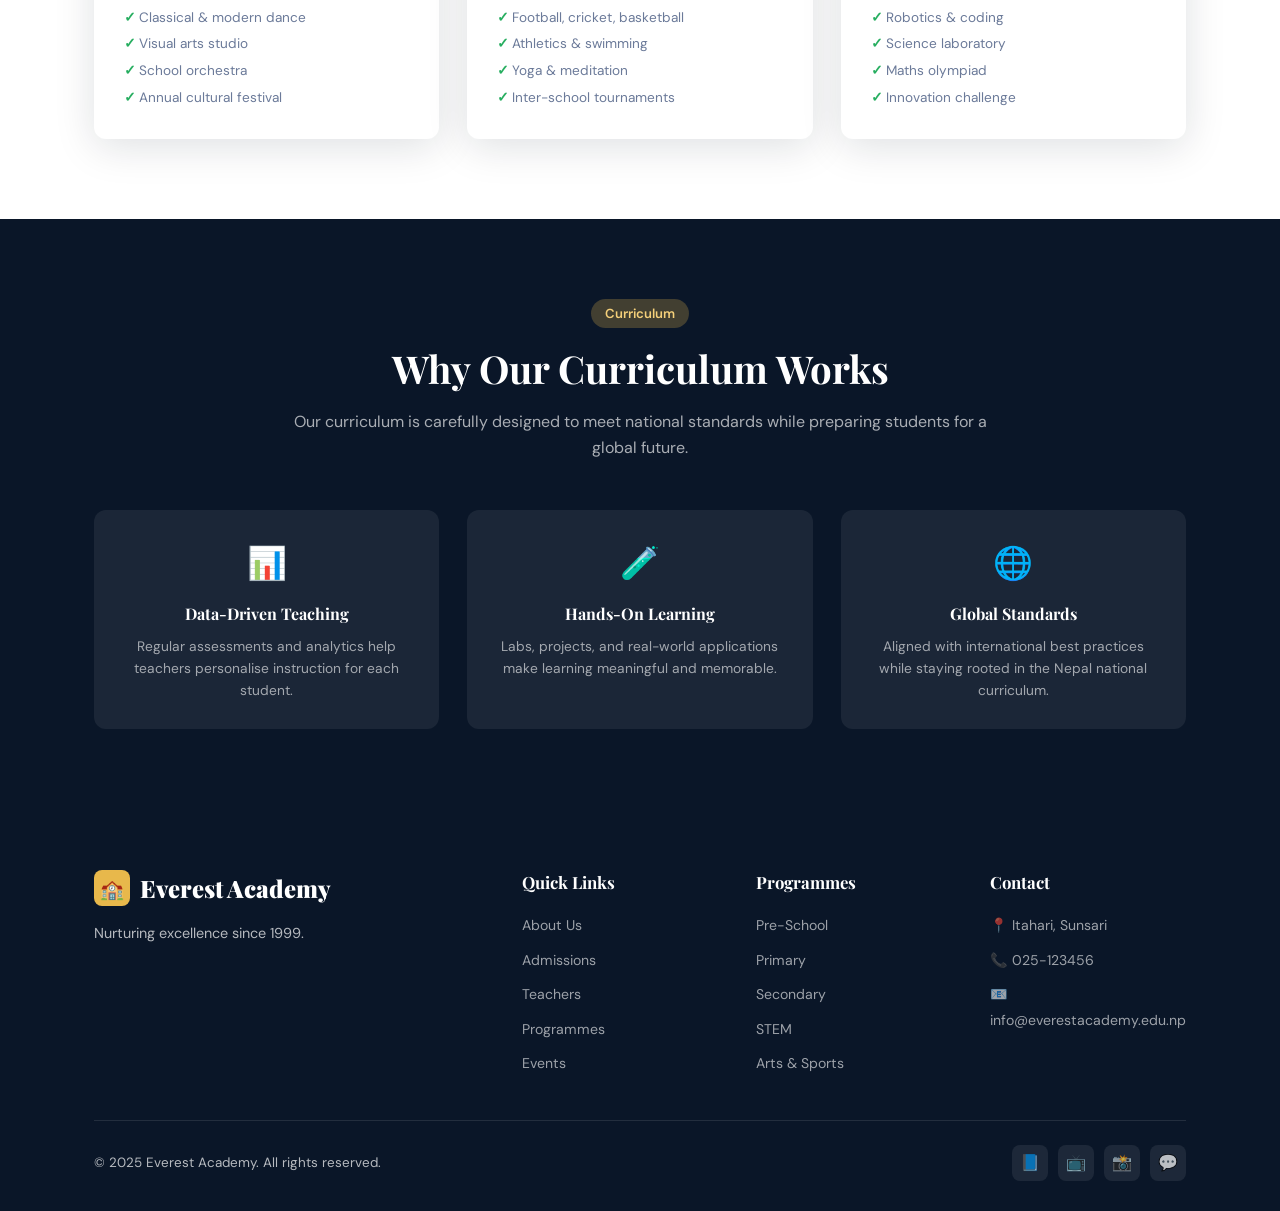
<file: programmes.html>
<!DOCTYPE html>
<html lang="en">
<head>
<meta charset="UTF-8"/>
<meta name="viewport" content="width=device-width, initial-scale=1.0"/>
<title>Programmes – Everest Academy</title>
<link href="https://fonts.googleapis.com/css2?family=Playfair+Display:wght@700;900&family=DM+Sans:wght@300;400;500;600&display=swap" rel="stylesheet"/>
<link rel="stylesheet" href="index.css"/>
</head>
<body>

<nav id="navbar">
  <div class="nav-inner container">
    <a href="index.html" class="logo"><div class="logo-icon">🏫</div>Everest Academy</a>
    <ul class="nav-links">
      <li><a href="about.html">About</a></li><li><a href="admissions.html">Admissions</a></li>
      <li><a href="teachers.html">Teachers</a></li><li><a href="programmes.html">Programmes</a></li>
      <li><a href="events.html">Events</a></li><li><a href="notices.html">Notices</a></li>
      <li><a href="gallery.html">Gallery</a></li><li><a href="contact.html">Contact</a></li>
    </ul>
    <div class="nav-cta"><a href="admissions.html" class="btn btn-gold">Apply Now</a></div>
    <div class="hamburger" onclick="toggleMenu()"><span></span><span></span><span></span></div>
  </div>
</nav>
<div id="mobile-nav">
  <span onclick="toggleMenu()" class="mobile-close">✕</span>
  <a href="about.html">About</a><a href="admissions.html">Admissions</a><a href="teachers.html">Teachers</a>
  <a href="programmes.html">Programmes</a><a href="events.html">Events</a><a href="notices.html">Notices</a>
  <a href="gallery.html">Gallery</a><a href="contact.html">Contact</a>
  <a href="admissions.html" class="btn btn-gold" style="margin-top:10px;text-align:center;">Apply Now</a>
</div>

<div class="page-hero">
  <div class="container">
    <div class="breadcrumb"><a href="index.html">Home</a><span>/</span><span style="color:var(--gold2);">Programmes</span></div>
    <h1>Our Programmes</h1>
    <p>A comprehensive curriculum designed to challenge, inspire, and prepare every student for a bright and purposeful future.</p>
  </div>
</div>

<section class="section" style="background:var(--cream);">
  <div class="container">
    <div class="tag">Academics</div>
    <h2 class="section-title">Academic Programmes</h2>
    <p class="section-sub">From early childhood to SEE preparation, our curriculum nurtures curiosity and builds excellence.</p>
    <div class="grid-3 fade-in">
      <div class="prog-card"><div class="prog-icon">🧒</div><h4>Pre-School Programme</h4><p>A nurturing environment for early learners to develop foundational skills through play-based learning.</p><ul><li>Montessori approach</li><li>Phonics & numeracy</li><li>Creative arts & music</li><li>Social development</li></ul></div>
      <div class="prog-card"><div class="prog-icon">📖</div><h4>Primary Programme (1–5)</h4><p>Building strong academic foundations while fostering curiosity, creativity and a love of learning.</p><ul><li>Core subjects (Maths, English, Science)</li><li>Nepali & Social Studies</li><li>Computer literacy</li><li>Sports & arts</li></ul></div>
      <div class="prog-card"><div class="prog-icon">🔬</div><h4>Secondary Programme (6–10)</h4><p>Rigorous academic preparation for SEE examinations with personalised guidance and support.</p><ul><li>SEE Board preparation</li><li>Optional subjects</li><li>Career counselling</li><li>Leadership activities</li></ul></div>
    </div>
  </div>
</section>

<section class="section" style="background:var(--white);">
  <div class="container">
    <div class="tag">Enrichment</div>
    <h2 class="section-title">Co-Curricular Programmes</h2>
    <p class="section-sub">We believe in developing the whole student — beyond the classroom.</p>
    <div class="grid-3 fade-in">
      <div class="prog-card"><div class="prog-icon">🎨</div><h4>Arts & Culture</h4><p>Dance, music, visual arts, and drama programmes that celebrate creativity and Nepali heritage.</p><ul><li>Classical & modern dance</li><li>Visual arts studio</li><li>School orchestra</li><li>Annual cultural festival</li></ul></div>
      <div class="prog-card"><div class="prog-icon">⚽</div><h4>Sports & Athletics</h4><p>Comprehensive sports programme promoting teamwork, fitness, discipline, and healthy competition.</p><ul><li>Football, cricket, basketball</li><li>Athletics & swimming</li><li>Yoga & meditation</li><li>Inter-school tournaments</li></ul></div>
      <div class="prog-card"><div class="prog-icon">💻</div><h4>STEM & Technology</h4><p>Hands-on learning in science, technology, engineering, and mathematics for 21st-century skills.</p><ul><li>Robotics & coding</li><li>Science laboratory</li><li>Maths olympiad</li><li>Innovation challenge</li></ul></div>
    </div>
  </div>
</section>

<!-- Curriculum Highlight -->
<section class="section" style="background:var(--navy);color:var(--white);">
  <div class="container">
    <div style="text-align:center;max-width:700px;margin:0 auto 50px;" class="fade-in">
      <div class="tag" style="background:rgba(232,184,75,.25);color:var(--gold2);">Curriculum</div>
      <h2 class="section-title" style="color:var(--white);">Why Our Curriculum Works</h2>
      <p style="color:rgba(255,255,255,.65);">Our curriculum is carefully designed to meet national standards while preparing students for a global future.</p>
    </div>
    <div class="grid-3 fade-in">
      <div style="background:rgba(255,255,255,.07);border-radius:12px;padding:28px;text-align:center;">
        <div style="font-size:2rem;margin-bottom:12px;">📊</div>
        <h4 style="margin-bottom:8px;font-size:1rem;">Data-Driven Teaching</h4>
        <p style="font-size:.86rem;color:rgba(255,255,255,.6);">Regular assessments and analytics help teachers personalise instruction for each student.</p>
      </div>
      <div style="background:rgba(255,255,255,.07);border-radius:12px;padding:28px;text-align:center;">
        <div style="font-size:2rem;margin-bottom:12px;">🧪</div>
        <h4 style="margin-bottom:8px;font-size:1rem;">Hands-On Learning</h4>
        <p style="font-size:.86rem;color:rgba(255,255,255,.6);">Labs, projects, and real-world applications make learning meaningful and memorable.</p>
      </div>
      <div style="background:rgba(255,255,255,.07);border-radius:12px;padding:28px;text-align:center;">
        <div style="font-size:2rem;margin-bottom:12px;">🌐</div>
        <h4 style="margin-bottom:8px;font-size:1rem;">Global Standards</h4>
        <p style="font-size:.86rem;color:rgba(255,255,255,.6);">Aligned with international best practices while staying rooted in the Nepal national curriculum.</p>
      </div>
    </div>
  </div>
</section>

<footer>
  <div class="container">
    <div class="footer-grid">
      <div class="footer-brand"><a href="index.html" class="logo" style="margin-bottom:8px;"><div class="logo-icon">🏫</div> Everest Academy</a><p>Nurturing excellence since 1999.</p></div>
      <div class="footer-col"><h4>Quick Links</h4><ul><li><a href="about.html">About Us</a></li><li><a href="admissions.html">Admissions</a></li><li><a href="teachers.html">Teachers</a></li><li><a href="programmes.html">Programmes</a></li><li><a href="events.html">Events</a></li></ul></div>
      <div class="footer-col"><h4>Programmes</h4><ul><li><a href="programmes.html">Pre-School</a></li><li><a href="programmes.html">Primary</a></li><li><a href="programmes.html">Secondary</a></li><li><a href="programmes.html">STEM</a></li><li><a href="programmes.html">Arts & Sports</a></li></ul></div>
      <div class="footer-col"><h4>Contact</h4><ul><li><a href="contact.html">📍 Itahari, Sunsari</a></li><li><a href="contact.html">📞 025-123456</a></li><li><a href="contact.html">📧 info@everestacademy.edu.np</a></li></ul></div>
    </div>
    <div class="footer-bottom"><p>© 2025 Everest Academy. All rights reserved.</p><div class="social-links"><div class="social-btn">📘</div><div class="social-btn">📺</div><div class="social-btn">📸</div><div class="social-btn">💬</div></div></div>
  </div>
</footer>

<script src="shared.js"></script>
</body>
</html>
</file>
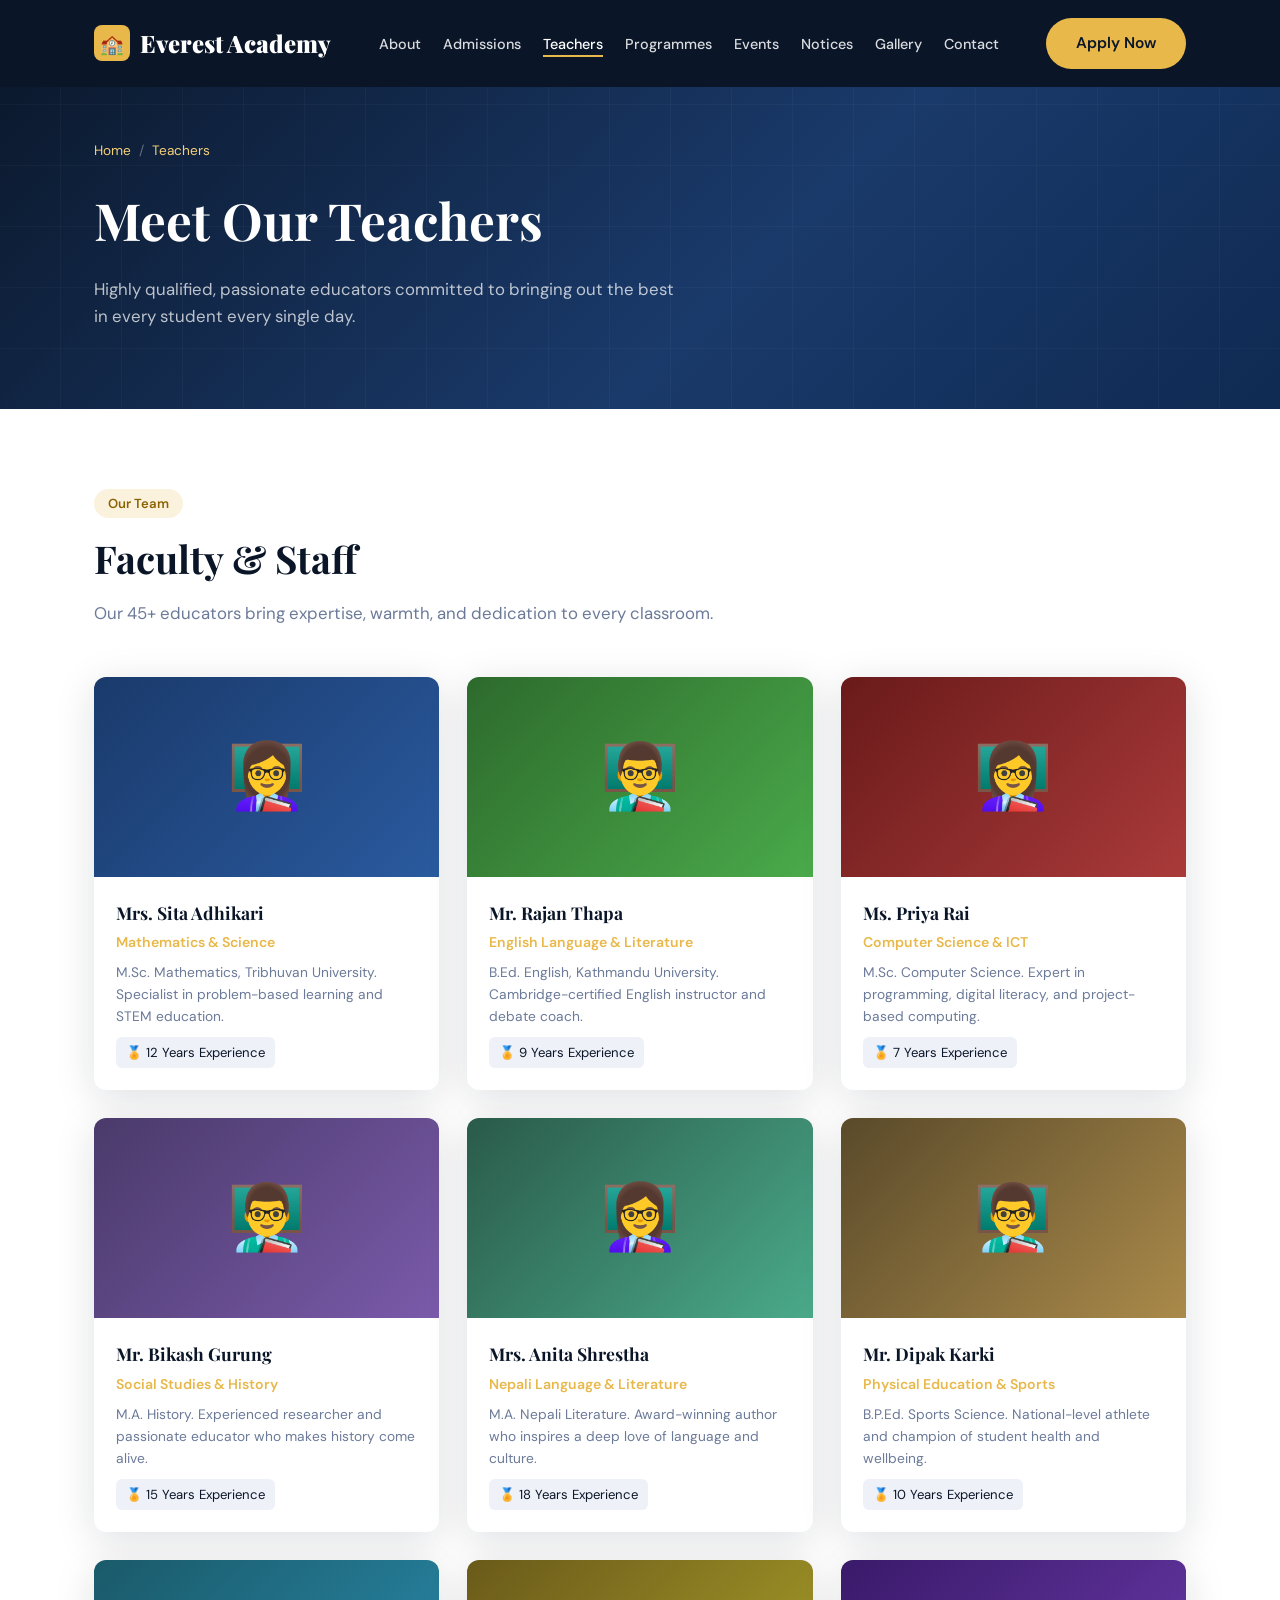
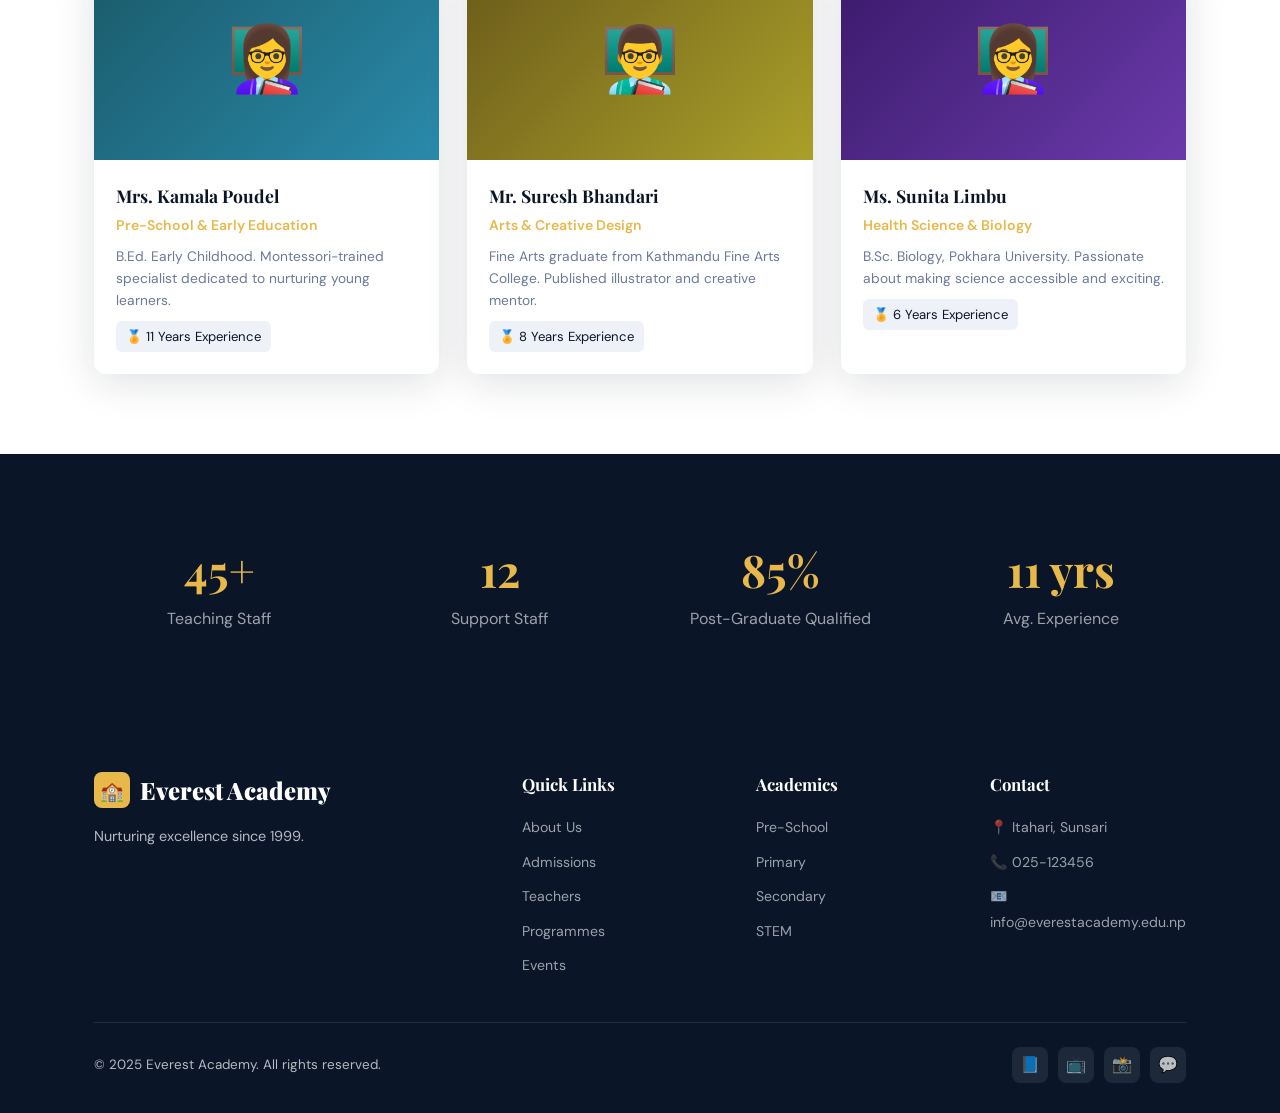
<file: teachers.html>
<!DOCTYPE html>
<html lang="en">
<head>
<meta charset="UTF-8"/>
<meta name="viewport" content="width=device-width, initial-scale=1.0"/>
<title>Teachers – Everest Academy</title>
<link href="https://fonts.googleapis.com/css2?family=Playfair+Display:wght@700;900&family=DM+Sans:wght@300;400;500;600&display=swap" rel="stylesheet"/>
<link rel="stylesheet" href="index.css"/>
</head>
<body>

<nav id="navbar">
  <div class="nav-inner container">
    <a href="index.html" class="logo"><div class="logo-icon">🏫</div>Everest Academy</a>
    <ul class="nav-links">
      <li><a href="about.html">About</a></li><li><a href="admissions.html">Admissions</a></li>
      <li><a href="teachers.html">Teachers</a></li><li><a href="programmes.html">Programmes</a></li>
      <li><a href="events.html">Events</a></li><li><a href="notices.html">Notices</a></li>
      <li><a href="gallery.html">Gallery</a></li><li><a href="contact.html">Contact</a></li>
    </ul>
    <div class="nav-cta"><a href="admissions.html" class="btn btn-gold">Apply Now</a></div>
    <div class="hamburger" onclick="toggleMenu()"><span></span><span></span><span></span></div>
  </div>
</nav>
<div id="mobile-nav">
  <span onclick="toggleMenu()" class="mobile-close">✕</span>
  <a href="about.html">About</a><a href="admissions.html">Admissions</a><a href="teachers.html">Teachers</a>
  <a href="programmes.html">Programmes</a><a href="events.html">Events</a><a href="notices.html">Notices</a>
  <a href="gallery.html">Gallery</a><a href="contact.html">Contact</a>
  <a href="admissions.html" class="btn btn-gold" style="margin-top:10px;text-align:center;">Apply Now</a>
</div>

<div class="page-hero">
  <div class="container">
    <div class="breadcrumb"><a href="index.html">Home</a><span>/</span><span style="color:var(--gold2);">Teachers</span></div>
    <h1>Meet Our Teachers</h1>
    <p>Highly qualified, passionate educators committed to bringing out the best in every student every single day.</p>
  </div>
</div>

<section class="section" style="background:var(--white);">
  <div class="container">
    <div class="tag">Our Team</div>
    <h2 class="section-title">Faculty & Staff</h2>
    <p class="section-sub">Our 45+ educators bring expertise, warmth, and dedication to every classroom.</p>
    <div class="grid-3 fade-in">
      <div class="teacher-card"><div class="teacher-avatar" style="background:linear-gradient(135deg,#1a3a6b,#2a5a9f);">👩‍🏫</div><div class="teacher-info"><h4>Mrs. Sita Adhikari</h4><div class="subject">Mathematics & Science</div><p>M.Sc. Mathematics, Tribhuvan University. Specialist in problem-based learning and STEM education.</p><span class="exp">🏅 12 Years Experience</span></div></div>
      <div class="teacher-card"><div class="teacher-avatar" style="background:linear-gradient(135deg,#2d6a2d,#4aaa4a);">👨‍🏫</div><div class="teacher-info"><h4>Mr. Rajan Thapa</h4><div class="subject">English Language & Literature</div><p>B.Ed. English, Kathmandu University. Cambridge-certified English instructor and debate coach.</p><span class="exp">🏅 9 Years Experience</span></div></div>
      <div class="teacher-card"><div class="teacher-avatar" style="background:linear-gradient(135deg,#6a1a1a,#aa3a3a);">👩‍🏫</div><div class="teacher-info"><h4>Ms. Priya Rai</h4><div class="subject">Computer Science & ICT</div><p>M.Sc. Computer Science. Expert in programming, digital literacy, and project-based computing.</p><span class="exp">🏅 7 Years Experience</span></div></div>
      <div class="teacher-card"><div class="teacher-avatar" style="background:linear-gradient(135deg,#4a3a6a,#7a5aaa);">👨‍🏫</div><div class="teacher-info"><h4>Mr. Bikash Gurung</h4><div class="subject">Social Studies & History</div><p>M.A. History. Experienced researcher and passionate educator who makes history come alive.</p><span class="exp">🏅 15 Years Experience</span></div></div>
      <div class="teacher-card"><div class="teacher-avatar" style="background:linear-gradient(135deg,#2a5a4a,#4aaa8a);">👩‍🏫</div><div class="teacher-info"><h4>Mrs. Anita Shrestha</h4><div class="subject">Nepali Language & Literature</div><p>M.A. Nepali Literature. Award-winning author who inspires a deep love of language and culture.</p><span class="exp">🏅 18 Years Experience</span></div></div>
      <div class="teacher-card"><div class="teacher-avatar" style="background:linear-gradient(135deg,#5a4a2a,#aa8a4a);">👨‍🏫</div><div class="teacher-info"><h4>Mr. Dipak Karki</h4><div class="subject">Physical Education & Sports</div><p>B.P.Ed. Sports Science. National-level athlete and champion of student health and wellbeing.</p><span class="exp">🏅 10 Years Experience</span></div></div>
      <div class="teacher-card"><div class="teacher-avatar" style="background:linear-gradient(135deg,#1a5a6a,#2a8aaa);">👩‍🏫</div><div class="teacher-info"><h4>Mrs. Kamala Poudel</h4><div class="subject">Pre-School & Early Education</div><p>B.Ed. Early Childhood. Montessori-trained specialist dedicated to nurturing young learners.</p><span class="exp">🏅 11 Years Experience</span></div></div>
      <div class="teacher-card"><div class="teacher-avatar" style="background:linear-gradient(135deg,#6a5a1a,#aaa02a);">👨‍🏫</div><div class="teacher-info"><h4>Mr. Suresh Bhandari</h4><div class="subject">Arts & Creative Design</div><p>Fine Arts graduate from Kathmandu Fine Arts College. Published illustrator and creative mentor.</p><span class="exp">🏅 8 Years Experience</span></div></div>
      <div class="teacher-card"><div class="teacher-avatar" style="background:linear-gradient(135deg,#3a1a6a,#6a3aaa);">👩‍🏫</div><div class="teacher-info"><h4>Ms. Sunita Limbu</h4><div class="subject">Health Science & Biology</div><p>B.Sc. Biology, Pokhara University. Passionate about making science accessible and exciting.</p><span class="exp">🏅 6 Years Experience</span></div></div>
    </div>
  </div>
</section>

<!-- Staff Summary -->
<section class="section" style="background:var(--navy);color:var(--white);">
  <div class="container">
    <div style="display:grid;grid-template-columns:repeat(4,1fr);gap:30px;text-align:center;" class="fade-in">
      <div><h3 style="font-size:2.8rem;color:var(--gold);font-family:'Playfair Display',serif;">45+</h3><p style="color:rgba(255,255,255,.6);">Teaching Staff</p></div>
      <div><h3 style="font-size:2.8rem;color:var(--gold);font-family:'Playfair Display',serif;">12</h3><p style="color:rgba(255,255,255,.6);">Support Staff</p></div>
      <div><h3 style="font-size:2.8rem;color:var(--gold);font-family:'Playfair Display',serif;">85%</h3><p style="color:rgba(255,255,255,.6);">Post-Graduate Qualified</p></div>
      <div><h3 style="font-size:2.8rem;color:var(--gold);font-family:'Playfair Display',serif;">11 yrs</h3><p style="color:rgba(255,255,255,.6);">Avg. Experience</p></div>
    </div>
  </div>
</section>

<footer>
  <div class="container">
    <div class="footer-grid">
      <div class="footer-brand"><a href="index.html" class="logo" style="margin-bottom:8px;"><div class="logo-icon">🏫</div> Everest Academy</a><p>Nurturing excellence since 1999.</p></div>
      <div class="footer-col"><h4>Quick Links</h4><ul><li><a href="about.html">About Us</a></li><li><a href="admissions.html">Admissions</a></li><li><a href="teachers.html">Teachers</a></li><li><a href="programmes.html">Programmes</a></li><li><a href="events.html">Events</a></li></ul></div>
      <div class="footer-col"><h4>Academics</h4><ul><li><a href="programmes.html">Pre-School</a></li><li><a href="programmes.html">Primary</a></li><li><a href="programmes.html">Secondary</a></li><li><a href="programmes.html">STEM</a></li></ul></div>
      <div class="footer-col"><h4>Contact</h4><ul><li><a href="contact.html">📍 Itahari, Sunsari</a></li><li><a href="contact.html">📞 025-123456</a></li><li><a href="contact.html">📧 info@everestacademy.edu.np</a></li></ul></div>
    </div>
    <div class="footer-bottom"><p>© 2025 Everest Academy. All rights reserved.</p><div class="social-links"><div class="social-btn">📘</div><div class="social-btn">📺</div><div class="social-btn">📸</div><div class="social-btn">💬</div></div></div>
  </div>
</footer>

<script src="shared.js"></script>
</body>
</html>
</file>
<file: index.css>
/* ── CSS Variables ───────────────────────────────── */
:root {
  --navy:   #0a1628;
  --deep:   #112244;
  --gold:   #e8b84b;
  --gold2:  #f5d07a;
  --cream:  #faf7f0;
  --white:  #ffffff;
  --muted:  #6b7a99;
  --light:  #eef1f8;
  --danger: #e74c3c;
  --green:  #27ae60;
  --radius: 12px;
  --shadow: 0 8px 40px rgba(10,22,40,.13);
}

/* ── Reset & Base ────────────────────────────────── */
*{margin:0;padding:0;box-sizing:border-box;}
html{scroll-behavior:smooth;}
body{font-family:'DM Sans',sans-serif;background:var(--cream);color:var(--navy);line-height:1.6;}
h1,h2,h3,h4{font-family:'Playfair Display',serif;}
a{text-decoration:none;color:inherit;}
img{max-width:100%;}

/* ── Utility ─────────────────────────────────────── */
.container{max-width:1140px;margin:0 auto;padding:0 24px;}
.section{padding:80px 0;}
.section-title{font-size:2.4rem;margin-bottom:10px;color:var(--navy);}
.section-sub{color:var(--muted);margin-bottom:50px;font-size:1.05rem;}
.btn{display:inline-block;padding:13px 30px;border-radius:50px;font-weight:600;cursor:pointer;transition:.25s;border:none;font-size:.97rem;text-decoration:none;}
.btn-gold{background:var(--gold);color:var(--navy);}
.btn-gold:hover{background:var(--gold2);transform:translateY(-2px);box-shadow:0 6px 20px rgba(232,184,75,.4);}
.btn-outline{border:2px solid var(--white);color:var(--white);}
.btn-outline:hover{background:var(--white);color:var(--navy);}
.btn-navy{background:var(--navy);color:var(--white);}
.btn-navy:hover{background:var(--deep);transform:translateY(-2px);}
.card{background:var(--white);border-radius:var(--radius);box-shadow:var(--shadow);overflow:hidden;}
.grid-3{display:grid;grid-template-columns:repeat(3,1fr);gap:28px;}
.grid-2{display:grid;grid-template-columns:repeat(2,1fr);gap:28px;}
.tag{display:inline-block;background:rgba(232,184,75,.18);color:#8a6200;border-radius:50px;padding:4px 14px;font-size:.82rem;font-weight:600;margin-bottom:10px;}

/* ── Page Hero (inner pages) ─────────────────────── */
.page-hero{padding:140px 0 80px;background:linear-gradient(135deg,var(--navy) 0%,#1a3a6b 60%,#0f2a52 100%);position:relative;overflow:hidden;color:var(--white);}
.page-hero::before{content:'';position:absolute;inset:0;opacity:.06;background-image:repeating-linear-gradient(0deg,transparent,transparent 60px,rgba(255,255,255,.5) 60px,rgba(255,255,255,.5) 61px),repeating-linear-gradient(90deg,transparent,transparent 60px,rgba(255,255,255,.5) 60px,rgba(255,255,255,.5) 61px);}
.page-hero .container{position:relative;z-index:2;}
.page-hero h1{font-size:clamp(2.2rem,4vw,3.2rem);margin-bottom:14px;animation:fadeUp .7s ease both;}
.page-hero p{font-size:1.05rem;color:rgba(255,255,255,.72);max-width:580px;animation:fadeUp .7s ease .1s both;}
.breadcrumb{display:flex;gap:8px;align-items:center;font-size:.85rem;color:rgba(255,255,255,.5);margin-bottom:18px;animation:fadeUp .7s ease .05s both;}
.breadcrumb a{color:var(--gold2);transition:.2s;}
.breadcrumb a:hover{color:var(--gold);}
.breadcrumb span{color:rgba(255,255,255,.35);}

/* ── Navigation ──────────────────────────────────── */
#navbar{position:fixed;top:0;left:0;right:0;z-index:1000;transition:.3s;background:transparent;}
#navbar.scrolled{background:var(--navy);box-shadow:0 2px 20px rgba(0,0,0,.3);}
#navbar.solid{background:var(--navy);}
.nav-inner{display:flex;align-items:center;justify-content:space-between;padding:18px 24px;max-width:1140px;margin:0 auto;}
.logo{font-family:'Playfair Display',serif;font-size:1.5rem;color:var(--white);font-weight:900;display:flex;align-items:center;gap:10px;text-decoration:none;}
.logo-icon{width:36px;height:36px;background:var(--gold);border-radius:8px;display:flex;align-items:center;justify-content:center;font-size:1.2rem;flex-shrink:0;}
.nav-links{display:flex;gap:22px;list-style:none;}
.nav-links a{color:rgba(255,255,255,.85);font-weight:500;font-size:.9rem;transition:.2s;position:relative;text-decoration:none;}
.nav-links a::after{content:'';position:absolute;bottom:-4px;left:0;width:0;height:2px;background:var(--gold);transition:.3s;}
.nav-links a:hover::after,.nav-links a.active-page::after{width:100%;}
.nav-links a:hover,.nav-links a.active-page{color:var(--white);}
.nav-cta{display:flex;gap:12px;align-items:center;}
.hamburger{display:none;flex-direction:column;gap:5px;cursor:pointer;padding:4px;}
.hamburger span{width:24px;height:2px;background:var(--white);display:block;transition:.3s;}

/* ── Mobile Nav ──────────────────────────────────── */
#mobile-nav{display:none;position:fixed;inset:0;background:var(--navy);z-index:1500;padding:80px 30px 30px;flex-direction:column;gap:20px;}
#mobile-nav a{color:var(--white);font-size:1.2rem;font-weight:600;text-decoration:none;}
.mobile-close{position:absolute;top:22px;right:24px;font-size:1.6rem;color:var(--white);cursor:pointer;}

/* ── Hero (home page) ────────────────────────────── */
#hero{min-height:100vh;background:linear-gradient(135deg,var(--navy) 0%,#1a3a6b 60%,#0f2a52 100%);position:relative;display:flex;align-items:center;overflow:hidden;}
.hero-bg-pattern{position:absolute;inset:0;opacity:.06;background-image:repeating-linear-gradient(0deg,transparent,transparent 60px,rgba(255,255,255,.5) 60px,rgba(255,255,255,.5) 61px),repeating-linear-gradient(90deg,transparent,transparent 60px,rgba(255,255,255,.5) 60px,rgba(255,255,255,.5) 61px);}
.hero-circle{position:absolute;border-radius:50%;border:1px solid rgba(232,184,75,.2);}
.hero-circle-1{width:600px;height:600px;right:-150px;top:-150px;}
.hero-circle-2{width:400px;height:400px;right:-50px;top:-50px;border-color:rgba(232,184,75,.35);}
.hero-content{position:relative;z-index:2;color:var(--white);max-width:650px;animation:fadeUp .9s ease both;}
.hero-badge{display:inline-flex;align-items:center;gap:8px;background:rgba(232,184,75,.15);border:1px solid rgba(232,184,75,.4);border-radius:50px;padding:7px 18px;font-size:.88rem;color:var(--gold2);margin-bottom:28px;}
.hero-content h1{font-size:clamp(2.6rem,5vw,4rem);line-height:1.15;margin-bottom:20px;}
.hero-content h1 span{color:var(--gold);}
.hero-content p{font-size:1.1rem;color:rgba(255,255,255,.75);margin-bottom:36px;max-width:520px;}
.hero-btns{display:flex;gap:14px;flex-wrap:wrap;}
.hero-stats{display:flex;gap:40px;margin-top:56px;padding-top:40px;border-top:1px solid rgba(255,255,255,.12);}
.stat-item h3{font-size:2rem;color:var(--gold);font-family:'Playfair Display',serif;}
.stat-item p{font-size:.85rem;color:rgba(255,255,255,.6);}

/* ── Quick Links Bar ─────────────────────────────── */
.quickbar{background:var(--gold);padding:0;}
.quickbar-inner{display:flex;overflow-x:auto;max-width:1140px;margin:0 auto;}
.quickbar-item{flex:1;min-width:130px;text-align:center;padding:16px 14px;cursor:pointer;transition:.2s;color:var(--navy);font-weight:600;font-size:.88rem;border-right:1px solid rgba(0,0,0,.08);display:flex;flex-direction:column;align-items:center;gap:5px;text-decoration:none;}
.quickbar-item:last-child{border-right:none;}
.quickbar-item:hover{background:rgba(0,0,0,.08);}
.quickbar-item span.qi{font-size:1.3rem;}

/* ── About ───────────────────────────────────────── */
.about-grid{display:grid;grid-template-columns:1fr 1fr;gap:60px;align-items:center;}
.about-img-wrap{position:relative;}
.about-img-box{width:100%;aspect-ratio:4/3;background:linear-gradient(135deg,var(--navy),#1a3a6b);border-radius:16px;display:flex;align-items:center;justify-content:center;font-size:5rem;color:rgba(255,255,255,.3);}
.about-badge{position:absolute;bottom:-20px;right:-20px;background:var(--gold);border-radius:12px;padding:18px 22px;box-shadow:var(--shadow);color:var(--navy);}
.about-badge h4{font-size:1.6rem;font-family:'Playfair Display',serif;}
.about-badge p{font-size:.82rem;font-weight:600;}
.about-text h2{font-size:2.2rem;margin-bottom:18px;}
.about-text p{color:var(--muted);margin-bottom:18px;}
.about-values{display:flex;flex-direction:column;gap:14px;margin-top:28px;}
.value-item{display:flex;align-items:flex-start;gap:14px;}
.value-icon{width:42px;height:42px;min-width:42px;background:rgba(232,184,75,.15);border-radius:10px;display:flex;align-items:center;justify-content:center;font-size:1.1rem;}
.value-item h4{font-size:1rem;margin-bottom:2px;}
.value-item p{font-size:.88rem;color:var(--muted);}

/* ── Admissions ──────────────────────────────────── */
.admission-steps{display:grid;grid-template-columns:repeat(4,1fr);gap:20px;margin-bottom:50px;}
.step-card{background:var(--white);border-radius:var(--radius);padding:28px 22px;text-align:center;box-shadow:var(--shadow);position:relative;transition:.3s;}
.step-card:hover{transform:translateY(-6px);}
.step-num{width:48px;height:48px;background:var(--navy);color:var(--white);border-radius:50%;display:flex;align-items:center;justify-content:center;font-family:'Playfair Display',serif;font-size:1.2rem;margin:0 auto 16px;}
.step-card h4{font-size:1.05rem;margin-bottom:8px;}
.step-card p{font-size:.87rem;color:var(--muted);}
.step-arrow{position:absolute;right:-18px;top:50%;transform:translateY(-50%);color:var(--gold);font-size:1.3rem;z-index:1;}
.admission-form-wrap{background:var(--white);border-radius:16px;padding:44px;box-shadow:var(--shadow);max-width:760px;margin:0 auto;}
.admission-form-wrap h3{font-size:1.6rem;margin-bottom:6px;}
.form-sub{color:var(--muted);margin-bottom:30px;}
.form-grid{display:grid;grid-template-columns:1fr 1fr;gap:18px;}
.form-group{display:flex;flex-direction:column;gap:6px;}
.form-group.full{grid-column:1/-1;}
.form-group label{font-size:.88rem;font-weight:600;color:var(--navy);}
.form-group input,.form-group select,.form-group textarea{padding:11px 15px;border:1.5px solid #dde2ee;border-radius:8px;font-size:.95rem;font-family:'DM Sans',sans-serif;transition:.2s;background:var(--cream);}
.form-group input:focus,.form-group select:focus,.form-group textarea:focus{outline:none;border-color:var(--gold);background:var(--white);}
.form-group textarea{resize:vertical;min-height:90px;}
.form-notice{background:rgba(232,184,75,.12);border-left:4px solid var(--gold);border-radius:4px;padding:12px 16px;font-size:.88rem;color:#7a5c00;margin-bottom:18px;}
.form-success{display:none;background:rgba(39,174,96,.1);border:1px solid var(--green);border-radius:8px;padding:18px;color:var(--green);text-align:center;font-weight:600;margin-top:14px;}

/* ── Teachers ────────────────────────────────────── */
.teacher-card{border-radius:var(--radius);overflow:hidden;box-shadow:var(--shadow);transition:.3s;background:var(--white);}
.teacher-card:hover{transform:translateY(-6px);}
.teacher-avatar{height:200px;display:flex;align-items:center;justify-content:center;font-size:4rem;}
.teacher-info{padding:22px;}
.teacher-info h4{font-size:1.1rem;margin-bottom:4px;}
.teacher-info .subject{color:var(--gold);font-weight:600;font-size:.88rem;margin-bottom:8px;}
.teacher-info p{font-size:.86rem;color:var(--muted);}
.teacher-info .exp{margin-top:10px;font-size:.82rem;background:var(--light);border-radius:6px;padding:5px 10px;display:inline-block;}

/* ── Programmes ──────────────────────────────────── */
.prog-card{background:var(--white);border-radius:var(--radius);padding:30px;box-shadow:var(--shadow);border-top:4px solid var(--gold);transition:.3s;}
.prog-card:hover{transform:translateY(-5px);}
.prog-icon{font-size:2.2rem;margin-bottom:14px;}
.prog-card h4{font-size:1.15rem;margin-bottom:10px;}
.prog-card p{font-size:.88rem;color:var(--muted);margin-bottom:14px;}
.prog-card ul{list-style:none;display:flex;flex-direction:column;gap:5px;}
.prog-card ul li{font-size:.85rem;color:var(--muted);}
.prog-card ul li::before{content:'✓ ';color:var(--green);font-weight:700;}

/* ── Events ──────────────────────────────────────── */
.event-card{background:var(--cream);border-radius:var(--radius);padding:24px;display:flex;gap:20px;align-items:flex-start;transition:.3s;}
.event-card:hover{background:var(--light);}
.event-date{min-width:64px;text-align:center;background:var(--navy);color:var(--white);border-radius:10px;padding:12px 8px;}
.event-date .day{font-family:'Playfair Display',serif;font-size:1.8rem;line-height:1;}
.event-date .month{font-size:.72rem;text-transform:uppercase;letter-spacing:.06em;color:var(--gold2);}
.event-info h4{font-size:1rem;margin-bottom:5px;}
.event-info p{font-size:.87rem;color:var(--muted);}
.event-info .badge{display:inline-block;background:rgba(232,184,75,.18);color:#8a6200;border-radius:50px;padding:2px 10px;font-size:.75rem;font-weight:600;margin-top:6px;}

/* ── Notice Board ────────────────────────────────── */
.notice-list{display:flex;flex-direction:column;gap:2px;}
.notice-item{background:rgba(255,255,255,.06);border-radius:8px;padding:16px 22px;display:flex;justify-content:space-between;align-items:center;transition:.2s;border-left:3px solid transparent;}
.notice-item:hover{background:rgba(255,255,255,.1);border-left-color:var(--gold);}
.notice-item h4{font-size:.97rem;font-family:'DM Sans',sans-serif;font-weight:500;}
.notice-item .notice-date{font-size:.82rem;color:rgba(255,255,255,.45);white-space:nowrap;margin-left:20px;}
.notice-item.important{border-left-color:var(--danger);}
.notice-item.important h4::before{content:'🔴 ';}
/* Light version for light backgrounds */
.notices-light .notice-item{background:var(--white);border-left:3px solid transparent;}
.notices-light .notice-item:hover{background:var(--light);border-left-color:var(--gold);}
.notices-light .notice-item h4{color:var(--navy);}
.notices-light .notice-item .notice-date{color:var(--muted);}
.notices-light .notice-item.important{border-left-color:var(--danger);}

/* ── Gallery ─────────────────────────────────────── */
.gallery-grid{display:grid;grid-template-columns:repeat(4,1fr);grid-template-rows:200px 200px;gap:14px;}
.gallery-item{border-radius:10px;overflow:hidden;position:relative;cursor:pointer;}
.gallery-item:nth-child(1){grid-column:span 2;grid-row:span 2;}
.gallery-box{width:100%;height:100%;display:flex;align-items:center;justify-content:center;font-size:2.5rem;transition:.4s;}
.gallery-item:hover .gallery-box{transform:scale(1.06);}
.gallery-overlay{position:absolute;inset:0;background:rgba(10,22,40,.5);opacity:0;display:flex;align-items:center;justify-content:center;color:var(--white);font-weight:600;transition:.3s;}
.gallery-item:hover .gallery-overlay{opacity:1;}

/* ── Contact ─────────────────────────────────────── */
.contact-grid{display:grid;grid-template-columns:1fr 1fr;gap:50px;align-items:start;}
.contact-info h3{font-size:1.7rem;margin-bottom:16px;}
.contact-info p{color:var(--muted);margin-bottom:28px;}
.contact-detail{display:flex;gap:14px;margin-bottom:20px;align-items:flex-start;}
.contact-icon{width:44px;height:44px;min-width:44px;background:rgba(232,184,75,.15);border-radius:10px;display:flex;align-items:center;justify-content:center;font-size:1.1rem;}
.contact-detail h4{font-size:.93rem;font-weight:600;margin-bottom:2px;}
.contact-detail p{font-size:.88rem;color:var(--muted);}
.contact-form{background:var(--cream);border-radius:16px;padding:36px;box-shadow:var(--shadow);}
.contact-form h3{font-size:1.3rem;margin-bottom:22px;}
.contact-form .form-group{margin-bottom:16px;}
.contact-form input,.contact-form textarea{width:100%;padding:11px 15px;border:1.5px solid #dde2ee;border-radius:8px;font-family:'DM Sans',sans-serif;font-size:.93rem;background:var(--white);transition:.2s;}
.contact-form input:focus,.contact-form textarea:focus{outline:none;border-color:var(--gold);}
.contact-form textarea{min-height:110px;resize:vertical;}

/* ── Footer ──────────────────────────────────────── */
footer{background:var(--navy);color:rgba(255,255,255,.7);padding:60px 0 30px;}
.footer-grid{display:grid;grid-template-columns:2fr 1fr 1fr 1fr;gap:40px;margin-bottom:44px;}
.footer-brand p{font-size:.9rem;margin-top:14px;line-height:1.7;}
.footer-col h4{color:var(--white);font-family:'Playfair Display',serif;font-size:1.05rem;margin-bottom:16px;}
.footer-col ul{list-style:none;display:flex;flex-direction:column;gap:9px;}
.footer-col ul li a{font-size:.88rem;color:rgba(255,255,255,.6);transition:.2s;text-decoration:none;}
.footer-col ul li a:hover{color:var(--gold);}
.footer-bottom{border-top:1px solid rgba(255,255,255,.1);padding-top:24px;display:flex;justify-content:space-between;align-items:center;flex-wrap:wrap;gap:12px;}
.footer-bottom p{font-size:.84rem;}
.social-links{display:flex;gap:10px;}
.social-btn{width:36px;height:36px;background:rgba(255,255,255,.08);border-radius:8px;display:flex;align-items:center;justify-content:center;font-size:1rem;transition:.2s;cursor:pointer;}
.social-btn:hover{background:var(--gold);color:var(--navy);}

/* ── Animations ──────────────────────────────────── */
@keyframes fadeUp{from{opacity:0;transform:translateY(28px);}to{opacity:1;transform:translateY(0);}}
.fade-in{opacity:0;transform:translateY(24px);transition:opacity .6s ease,transform .6s ease;}
.fade-in.visible{opacity:1;transform:translateY(0);}

/* ── Responsive ──────────────────────────────────── */
@media(max-width:900px){
  .about-grid,.contact-grid{grid-template-columns:1fr;}
  .grid-3{grid-template-columns:1fr 1fr;}
  .admission-steps{grid-template-columns:1fr 1fr;}
  .footer-grid{grid-template-columns:1fr 1fr;}
  .gallery-grid{grid-template-columns:1fr 1fr;grid-template-rows:auto;}
  .gallery-item:nth-child(1){grid-column:span 1;grid-row:span 1;}
  .step-arrow{display:none;}
}
@media(max-width:600px){
  .nav-links,.nav-cta{display:none;}
  .hamburger{display:flex;}
  .grid-3,.grid-2{grid-template-columns:1fr;}
  .hero-stats{flex-wrap:wrap;gap:22px;}
  .form-grid{grid-template-columns:1fr;}
  .gallery-grid{grid-template-columns:1fr;}
  .section{padding:54px 0;}
  .section-title{font-size:1.9rem;}
  .admission-steps{grid-template-columns:1fr;}
}
</file>
